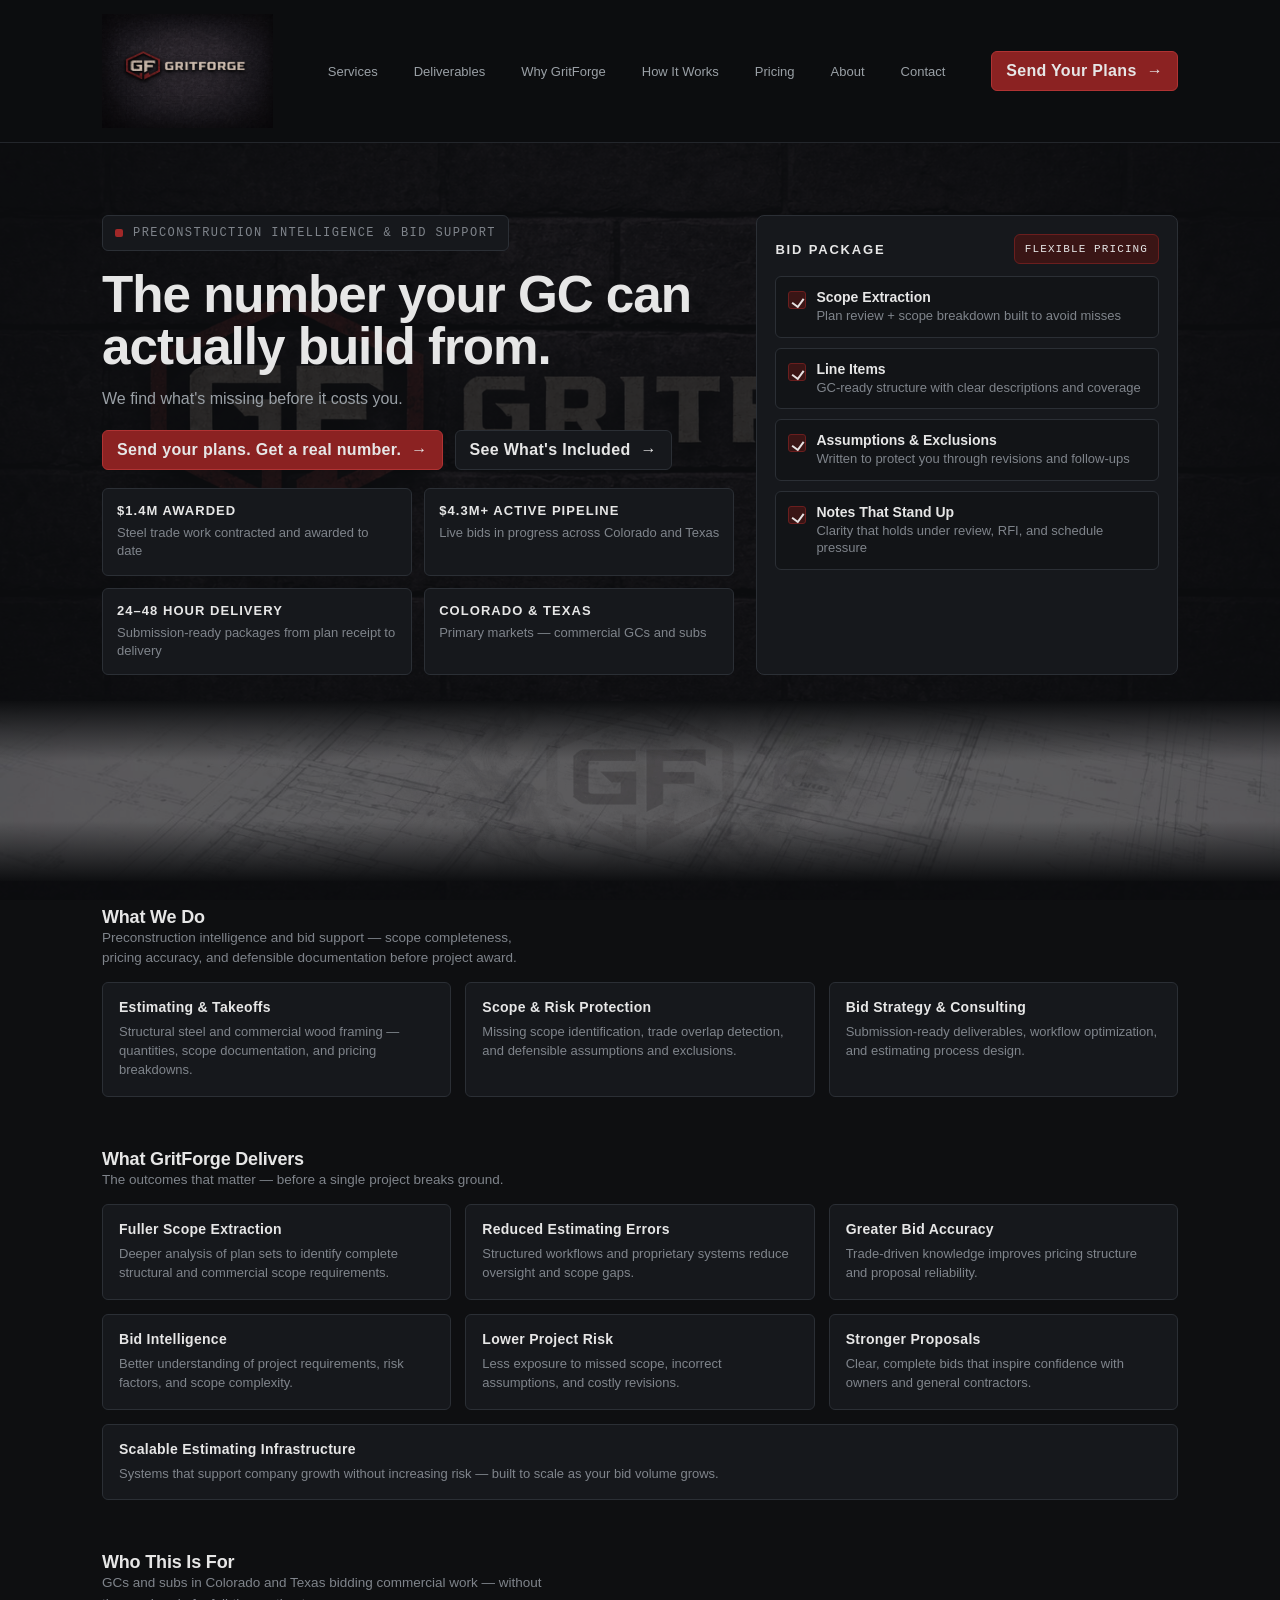
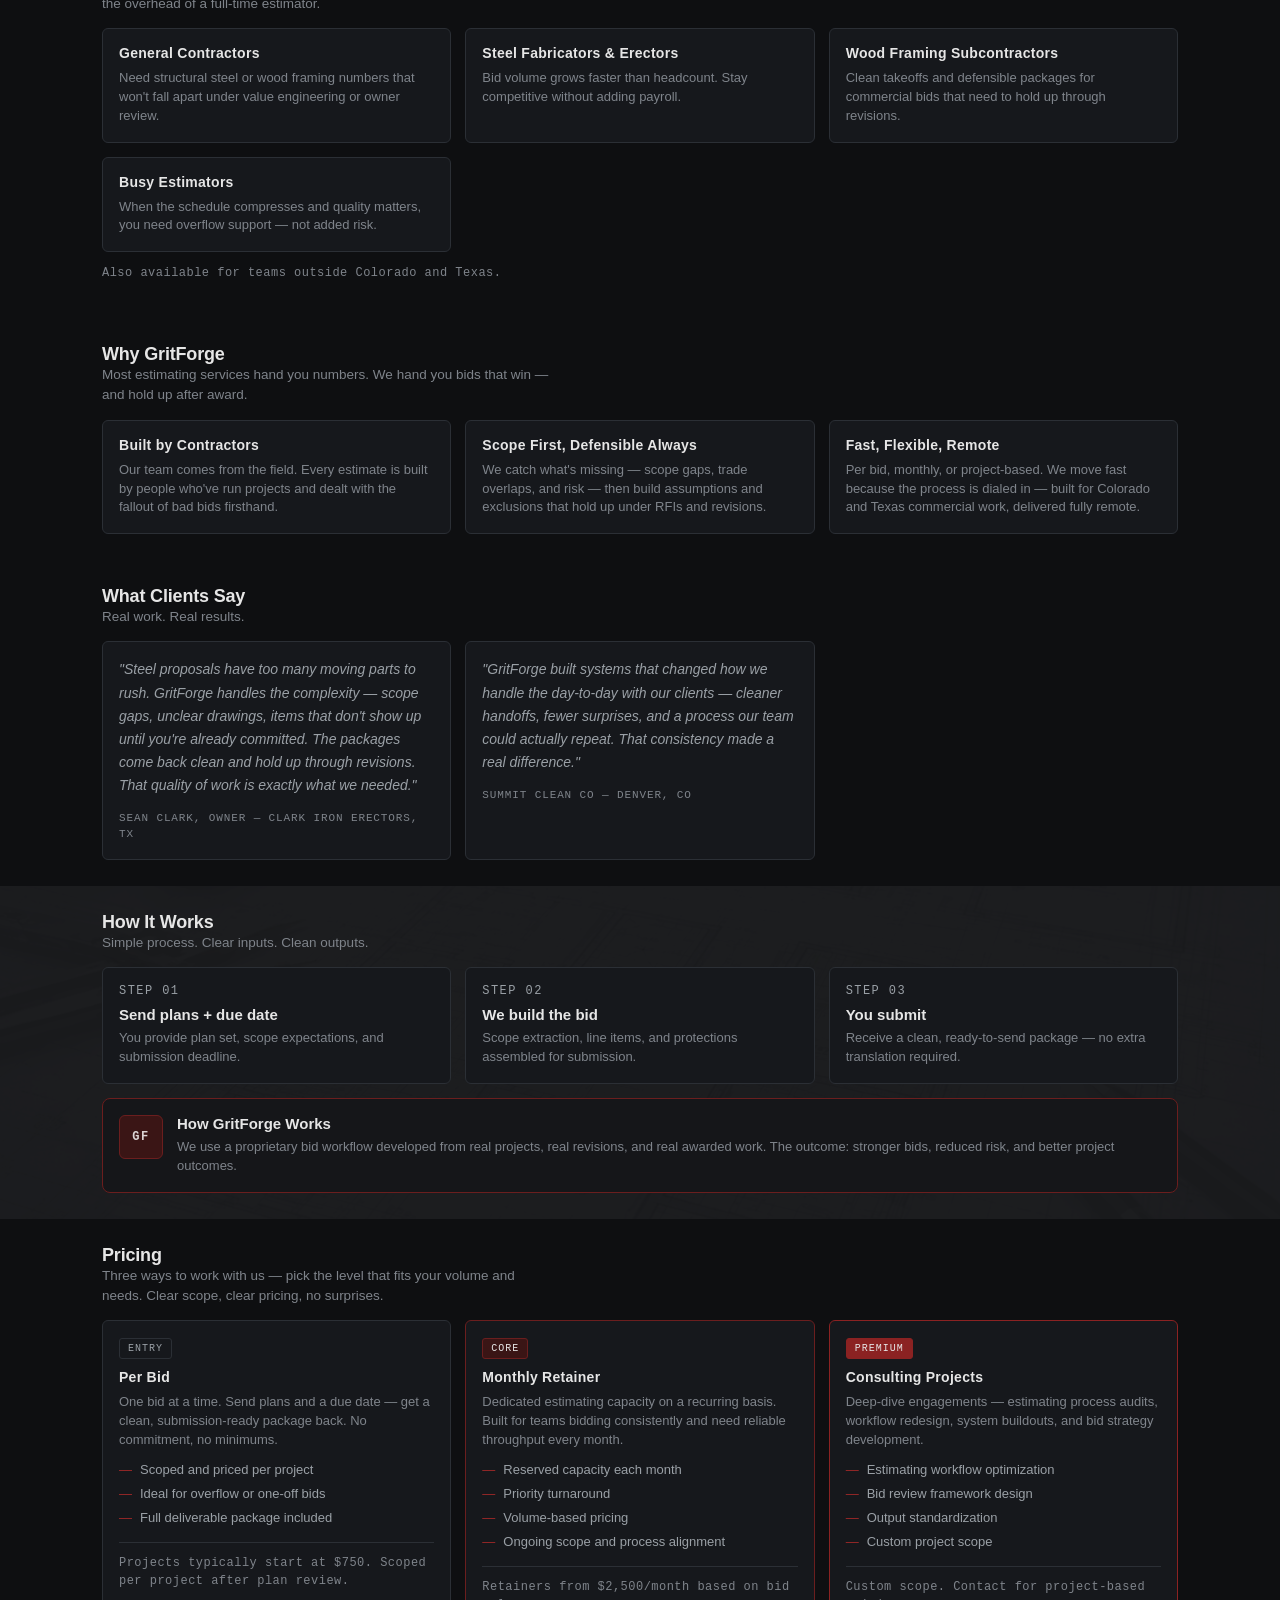
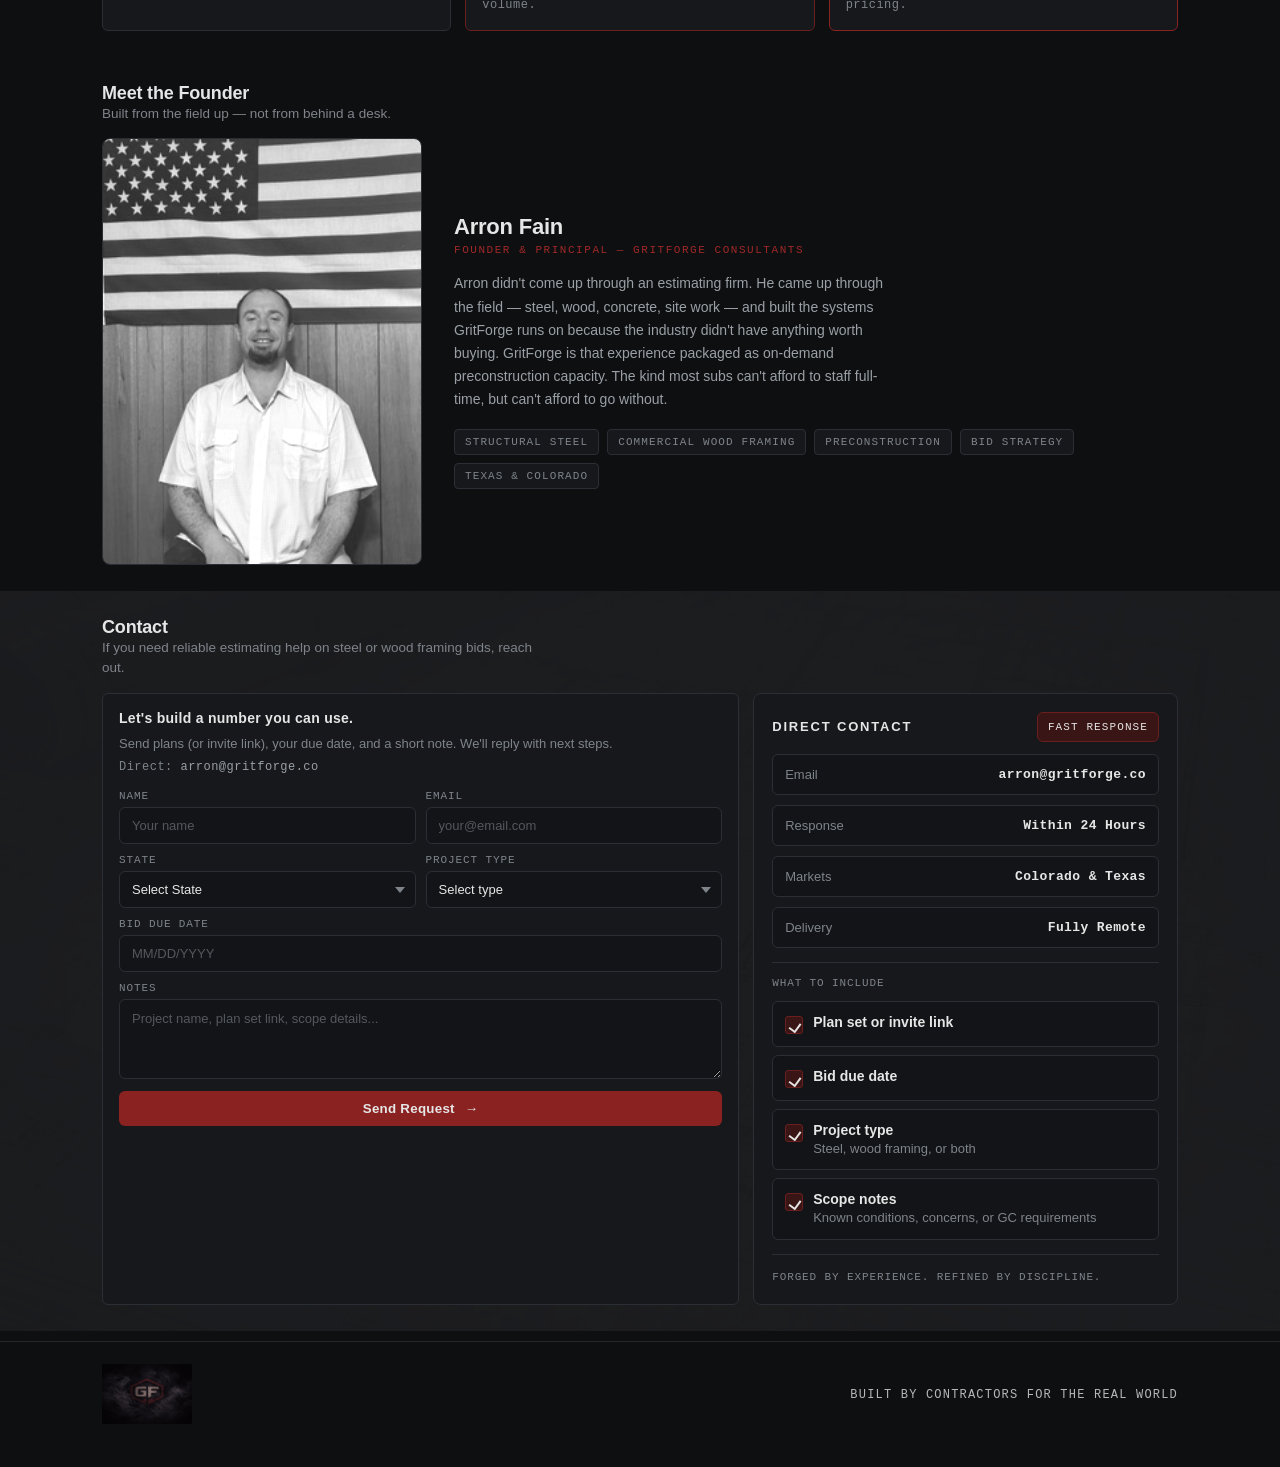
<file: index.html>
<!doctype html>
<html lang="en">
<head>
  <meta charset="utf-8" />
  <meta name="viewport" content="width=device-width,initial-scale=1" />
  <meta name="description" content="GritForge Consultants — preconstruction estimating for GCs and subs in Colorado and Texas. Scope gap detection, structural steel, wood framing. Numbers that hold." />
  <meta name="robots" content="index, follow" />
  <meta name="author" content="Arron, GritForge" />
  <meta name="theme-color" content="#0e0f11" />
  <link rel="canonical" href="https://gritforgeconsultants.com/" />
  <link rel="icon" href="data:image/svg+xml,<svg xmlns='http://www.w3.org/2000/svg' viewBox='0 0 100 100'><rect rx='16' width='100' height='100' fill='%238b2222'/><rect rx='10' x='20' y='20' width='60' height='60' fill='none' stroke='white' stroke-opacity='.15' stroke-width='3'/></svg>" type="image/svg+xml" />

  <!-- Open Graph -->
  <meta property="og:type" content="website" />
  <meta property="og:title" content="GritForge Consultants | Preconstruction Intelligence & Bid Support" />
  <meta property="og:description" content="Stronger bids, reduced risk, better project outcomes. Structural steel estimating, wood trade takeoffs, scope gap detection, and defensible bid documentation." />
  <meta property="og:url" content="https://gritforgeconsultants.com/" />
  <meta property="og:site_name" content="GritForge" />
  <meta property="og:locale" content="en_US" />
  <meta property="og:image" content="https://gritforgeconsultants.com/GF_Logo_v3.png" />

  <!-- Twitter Card -->
  <meta name="twitter:card" content="summary" />
  <meta name="twitter:title" content="GritForge Consultants | Preconstruction Intelligence & Bid Support" />
  <meta name="twitter:description" content="Stronger bids, reduced risk, better project outcomes. Structural steel estimating, wood trade takeoffs, scope gap detection, and defensible bid documentation." />

  <title>GritForge Consultants | Preconstruction Intelligence & Bid Support</title>

    <style>
    :root{
      --bg: #0e0f11;
      --panel: #16181c;
      --panel-2: #1b1e22;
      --text: #e6e6e6;
      --muted: #9aa0a6;
      --muted2: #7f848b;
      --line: #23262b;
      --line2: #2b2f35;

      --accent: #8b2222;
      --accent2: #a12828;

      --shadow: 0 6px 12px rgba(0,0,0,.35);
      --radius: 6px;
      --radius2: 8px;

      --max: 1120px;
      --pad: 22px;

      --mono: ui-monospace, SFMono-Regular, Menlo, Monaco, Consolas, "Liberation Mono", "Courier New", monospace;
      --sans: "Arial Narrow", "Segoe UI", "Helvetica Neue", Arial, sans-serif;
    }

    *{ box-sizing:border-box; }
    html{ scroll-behavior:smooth; }
    html,body{ height:100%; }
    body{
      margin:0;
      font-family: var(--sans);
      color: var(--text);
      background: var(--bg);
      overflow-x:hidden;
    }
    body::before{
      content:"";
      position:fixed;
      inset:0;
      z-index:-1;
      background: url('GF_BrickLogo_v1.png') center top / cover no-repeat;
      opacity: 0.15;
    }

    a{ color:inherit; text-decoration:none; }
    .wrap{ max-width: var(--max); margin: 0 auto; padding: 0 var(--pad); }

    /* top bar */
    .topbar{
      position:sticky;
      top:0;
      z-index:50;
      background: #0c0d0f;
      border-bottom:1px solid var(--line);
    }
    .topbar-inner{
      display:flex;
      align-items:center;
      justify-content:space-between;
      padding: 14px 0;
      gap: 14px;
    }

    .sr-only{
      position:absolute;
      width:1px;height:1px;
      padding:0;margin:-1px;
      overflow:hidden;
      clip:rect(0,0,0,0);
      white-space:nowrap;
      border:0;
    }
    .brand{
      display:flex;
      align-items:center;
      gap: 12px;
      min-width: 180px;
    }
    .brand-logo{
      height: 114px;
      width: auto;
      display:block;
    }
    .mark{
      width: 34px;
      height: 34px;
      border-radius: 6px;
      background: var(--accent);
      border: 1px solid #b03333;
      position:relative;
    }
    .mark:after{
      content:"";
      position:absolute;
      inset:7px;
      border-radius:4px;
      border: 1px solid rgba(255,255,255,.12);
    }
    .brand h1{
      margin:0;
      font-size: 14px;
      letter-spacing: .28em;
      text-transform: uppercase;
      font-weight: 800;
    }
    .brand .sub{
      display:block;
      font-size: 12px;
      letter-spacing:.08em;
      color: var(--muted2);
      margin-top: 2px;
      text-transform: uppercase;
    }

    nav{
      display:flex;
      align-items:center;
      gap: 14px;
      flex-wrap:wrap;
      justify-content:flex-end;
    }
    nav a{
      font-size: 13px;
      color: var(--muted);
      padding: 8px 10px;
      border-radius: 6px;
      border: 1px solid transparent;
    }
    nav a:hover{
      color: var(--text);
      border-color: var(--line2);
      background: var(--panel);
    }

    .btn{
      display:inline-flex;
      align-items:center;
      gap:10px;
      padding: 10px 14px;
      border-radius: 6px;
      border: 1px solid var(--line2);
      background: var(--panel);
      color: var(--text);
      font-weight: 650;
      letter-spacing:.02em;
      white-space:nowrap;
    }
    .btn:hover{
      border-color: #343a41;
    }
    .btn.primary{
      border-color: #b03333;
      background: var(--accent);
    }
    .btn.primary:hover{
      border-color: #c43c3c;
    }

    /* blueprint banner */
    .blueprint-banner{
      width:100%;
      height: 180px;
      position:relative;
      overflow:hidden;
      margin: 0;
    }
    .blueprint-banner img{
      width:100%;
      height:100%;
      object-fit:cover;
      object-position: center 50%;
      display:block;
      filter: brightness(0.38) contrast(1.1);
    }
    .blueprint-banner::before,
    .blueprint-banner::after{
      content:"";
      position:absolute;
      left:0; right:0;
      height: 60px;
      z-index:1;
      pointer-events:none;
    }
    .blueprint-banner::before{
      top:0;
      background: linear-gradient(to bottom, var(--bg), transparent);
    }
    .blueprint-banner::after{
      bottom:0;
      background: linear-gradient(to top, var(--bg), transparent);
    }

    /* section with background image */
    .section-bg{
      position:relative;
    }
    .section-bg::before{
      content:"";
      position:absolute;
      inset:0;
      background-size:cover;
      background-position:center;
      background-repeat:no-repeat;
      opacity: 0.06;
      pointer-events:none;
    }
    .section-bg > *{ position:relative; z-index:1; }
    #how.section-bg::before{
      background-image: url('website_image_2.png');
    }
    #contact.section-bg::before{
      background-image: url('website_image_3.png');
    }

    /* hero */
    .hero{
      padding: 72px 0 26px;
      position:relative;
    }
    .hero-grid{
      display:grid;
      grid-template-columns: 1.2fr .8fr;
      gap: 22px;
      align-items:stretch;
    }

    .kicker{
      display:inline-flex;
      gap:10px;
      align-items:center;
      font-family: var(--mono);
      font-size: 12px;
      letter-spacing:.12em;
      color: var(--muted2);
      text-transform: uppercase;
      padding: 10px 12px;
      border-radius: 6px;
      border: 1px solid var(--line2);
      background: var(--panel);
      width: fit-content;
    }
    .dot{
      width: 8px; height: 8px;
      border-radius: 2px;
      background: var(--accent2);
    }

    .hero h2{
      margin: 18px 0 10px;
      font-size: clamp(34px, 4vw, 52px);
      line-height: 1.02;
      letter-spacing: -0.02em;
      font-weight: 800;
    }
    .hero h2 span{
      color: var(--text);
    }

    .lead{
      margin: 14px 0 18px;
      color: var(--muted);
      font-size: 16px;
      line-height: 1.55;
      max-width: 62ch;
    }

    .hero-actions{
      display:flex;
      gap: 12px;
      flex-wrap:wrap;
      margin-top: 18px;
    }

    .stats{
      display:grid;
      grid-template-columns: 1fr 1fr;
      gap: 12px;
      margin-top: 18px;
    }
    .stat{
      padding: 14px 14px;
      border-radius: var(--radius);
      border: 1px solid var(--line2);
      background: var(--panel);
    }
    .stat b{
      display:block;
      font-size: 13px;
      letter-spacing:.08em;
      text-transform: uppercase;
      color: var(--text);
    }
    .stat span{
      display:block;
      margin-top: 6px;
      color: var(--muted2);
      font-size: 13px;
      line-height: 1.4;
    }

    .panel{
      border-radius: var(--radius2);
      border: 1px solid var(--line2);
      background: var(--panel);
      position:relative;
      overflow:hidden;
    }
    .panel-inner{
      position:relative;
      padding: 18px;
    }

    .card-title{
      display:flex;
      align-items:center;
      justify-content:space-between;
      gap: 10px;
      margin-bottom: 12px;
    }
    .card-title h3{
      margin:0;
      font-size: 13px;
      letter-spacing:.14em;
      text-transform: uppercase;
      color: var(--text);
    }
    .badge{
      font-family: var(--mono);
      font-size: 11px;
      letter-spacing:.10em;
      text-transform: uppercase;
      padding: 8px 10px;
      border-radius: 6px;
      border: 1px solid #6b1e1e;
      background: #3a1515;
      color: var(--text);
      white-space:nowrap;
    }

    .deliverables{
      list-style:none;
      margin: 12px 0 0;
      padding:0;
      display:grid;
      gap: 10px;
    }
    .deliverables li{
      display:flex;
      gap: 10px;
      align-items:flex-start;
      padding: 12px 12px;
      border-radius: var(--radius);
      border: 1px solid var(--line2);
      background: #121417;
    }
    .check{
      width: 18px; height: 18px;
      border-radius: 3px;
      margin-top: 2px;
      background: #3a1515;
      border: 1px solid #6b1e1e;
      flex: 0 0 18px;
      position:relative;
    }
    .check:after{
      content:"";
      position:absolute;
      left: 5px;
      top: 4px;
      width: 6px;
      height: 9px;
      border-right: 2px solid rgba(255,255,255,.88);
      border-bottom: 2px solid rgba(255,255,255,.88);
      transform: rotate(36deg);
    }
    .deliverables b{
      display:block;
      font-size: 14px;
      margin-bottom: 2px;
    }
    .deliverables span{
      display:block;
      color: var(--muted2);
      font-size: 13px;
      line-height:1.35;
    }

    /* sections */
    section{
      padding: 26px 0;
    }
    .section-head{
      display:flex;
      align-items:flex-end;
      justify-content:space-between;
      gap: 18px;
      margin-bottom: 14px;
    }
    .section-head h3{
      margin:0;
      font-size: 18px;
      letter-spacing: -.01em;
    }
    .section-head p{
      margin:0;
      color: var(--muted2);
      max-width: 60ch;
      line-height: 1.5;
      font-size: 13.5px;
    }

    .grid-3{
      display:grid;
      grid-template-columns: repeat(3, 1fr);
      gap: 14px;
    }
    .box{
      border-radius: var(--radius);
      border: 1px solid var(--line2);
      background: var(--panel);
      padding: 16px;
    }
    .box h4{
      margin:0 0 8px;
      font-size: 14px;
      letter-spacing:.02em;
    }
    .box p{
      margin:0;
      color: var(--muted2);
      font-size: 13px;
      line-height: 1.45;
    }
    .tier-label{
      display:inline-block;
      font-family: var(--mono);
      font-size: 10px;
      letter-spacing:.10em;
      text-transform: uppercase;
      padding: 4px 8px;
      border-radius: 3px;
      margin-bottom: 10px;
    }
    .tier-entry{
      border: 1px solid var(--line2);
      color: var(--muted);
    }
    .tier-core{
      border: 1px solid #6b1e1e;
      background: #3a1515;
      color: var(--text);
    }
    .tier-premium{
      border: 1px solid var(--accent);
      background: var(--accent);
      color: var(--text);
    }
    .box ul{
      list-style:none;
      margin: 8px 0 0;
      padding:0;
    }
    .box ul li{
      padding: 3px 0;
      color: var(--muted);
      font-size: 13px;
      line-height: 1.4;
    }
    .box ul li::before{
      content:"—";
      color: var(--accent2);
      margin-right: 8px;
    }

    .how{
      display:grid;
      grid-template-columns: 1fr 1fr 1fr;
      gap: 14px;
    }
    .step{
      border-radius: var(--radius);
      border: 1px solid var(--line2);
      background: var(--panel);
      padding: 16px;
      position:relative;
      overflow:hidden;
    }
    .step > div{ position:relative; }
    .num{
      font-family: var(--mono);
      font-size: 12px;
      letter-spacing:.12em;
      color: var(--muted);
      text-transform: uppercase;
    }
    .step h4{
      margin: 8px 0 6px;
      font-size: 15px;
    }
    .step p{
      margin: 0;
      color: var(--muted2);
      font-size: 13px;
      line-height: 1.45;
    }

    .callout{
      display:flex;
      gap: 14px;
      align-items:flex-start;
      padding: 16px;
      border-radius: var(--radius2);
      border: 1px solid #6b1e1e;
      background: #151619;
    }
    .callout .seal{
      width: 44px;
      height: 44px;
      border-radius: 6px;
      background: #3a1515;
      border: 1px solid #6b1e1e;
      flex: 0 0 44px;
      position:relative;
    }
    .callout .seal:after{
      content:"GF";
      position:absolute;
      inset:0;
      display:grid;
      place-items:center;
      font-family: var(--mono);
      font-weight: 800;
      letter-spacing:.12em;
      color: rgba(255,255,255,.82);
      font-size: 12px;
    }
    .callout h4{
      margin: 0 0 6px;
      font-size: 15px;
    }
    .callout p{
      margin:0;
      color: var(--muted2);
      line-height: 1.45;
      font-size: 13px;
    }

    /* contact */
    .contact{
      display:grid;
      grid-template-columns: 1.2fr .8fr;
      gap: 14px;
      align-items:stretch;
    }
    .contact .box{
      height: 100%;
    }

    .contact-details{
      display:grid;
      gap: 10px;
      margin-top: 10px;
    }
    .row{
      display:flex;
      justify-content:space-between;
      gap: 12px;
      padding: 12px 12px;
      border-radius: var(--radius);
      border: 1px solid var(--line2);
      background: #121417;
      font-size: 13px;
    }
    .row span{ color: var(--muted2); }
    .row b{ font-family: var(--mono); font-weight: 700; letter-spacing: .03em; }

    /* contact form */
    .contact-form{
      margin-top: 14px;
    }
    .form-grid{
      display:grid;
      grid-template-columns: 1fr 1fr;
      gap: 10px;
    }
    .field{
      display:flex;
      flex-direction:column;
      gap: 5px;
    }
    .field.full{
      grid-column: 1 / -1;
    }
    .field label{
      font-size: 11px;
      color: var(--muted2);
      letter-spacing: .08em;
      text-transform: uppercase;
      font-family: var(--mono);
    }
    .field input,
    .field select,
    .field textarea{
      padding: 10px 12px;
      border-radius: var(--radius);
      border: 1px solid var(--line2);
      background: #121417;
      color: var(--text);
      font-family: var(--sans);
      font-size: 13px;
      width: 100%;
    }
    .field select{
      appearance: none;
      -webkit-appearance: none;
      background-image: url("data:image/svg+xml,%3Csvg xmlns='http://www.w3.org/2000/svg' width='10' height='6'%3E%3Cpath d='M0 0l5 6 5-6z' fill='%237f848b'/%3E%3C/svg%3E");
      background-repeat: no-repeat;
      background-position: right 10px center;
      background-color: #121417;
      padding-right: 28px;
      cursor: pointer;
    }
    .field input:focus,
    .field select:focus,
    .field textarea:focus{
      outline: none;
      border-color: var(--accent);
    }
    .field textarea{
      resize: vertical;
      min-height: 80px;
      line-height: 1.45;
    }
    .field input::placeholder,
    .field textarea::placeholder{
      color: var(--muted2);
      opacity: .6;
    }

    .state-select{
      font-family: var(--mono);
      font-weight: 700;
      font-size: 13px;
      letter-spacing:.03em;
      padding: 6px 10px;
      border-radius: 4px;
      border: 1px solid var(--line2);
      background: #121417;
      color: var(--text);
      cursor:pointer;
      appearance: none;
      -webkit-appearance: none;
      background-image: url("data:image/svg+xml,%3Csvg xmlns='http://www.w3.org/2000/svg' width='10' height='6'%3E%3Cpath d='M0 0l5 6 5-6z' fill='%237f848b'/%3E%3C/svg%3E");
      background-repeat: no-repeat;
      background-position: right 10px center;
      padding-right: 28px;
    }
    .state-select:focus{
      outline: none;
      border-color: var(--accent);
    }

    footer{
      padding: 22px 0 40px;
      color: var(--muted2);
      font-size: 12px;
      border-top: 1px solid var(--line);
      margin-top: 10px;
    }
    .foot{
      display:flex;
      align-items:center;
      justify-content:space-between;
      gap: 10px;
      flex-wrap:wrap;
    }
    .foot .motto{
      font-family: var(--mono);
      letter-spacing:.10em;
      text-transform: uppercase;
      color: rgba(255,255,255,.70);
    }

    /* founder section */
    #founder {
      padding: 26px 0;
    }
    .founder-grid {
      display: grid;
      grid-template-columns: 320px 1fr;
      gap: 32px;
      align-items: center;
    }
    .founder-photo-wrap {
      position: relative;
      overflow: hidden;
      border-radius: var(--radius2);
      border: 1px solid var(--line2);
      aspect-ratio: 3/4;
      cursor: default;
    }
    .founder-photo-wrap img {
      width: 100%;
      height: 100%;
      object-fit: cover;
      object-position: center top;
      display: block;
      filter: grayscale(100%) brightness(1.15);
      transition: filter 0.35s ease;
    }
    .founder-photo-wrap:hover img {
      filter: grayscale(100%) brightness(1.1);
    }
    .founder-overlay {
      position: absolute;
      inset: 0;
      opacity: 0;
      transition: opacity 0.35s ease;
      pointer-events: none;
    }
    .founder-photo-wrap:hover .founder-overlay {
      opacity: 1;
    }
    .founder-name {
      font-size: 22px;
      font-weight: 800;
      letter-spacing: -0.01em;
      margin: 0 0 4px;
    }
    .founder-title {
      font-family: var(--mono);
      font-size: 11px;
      letter-spacing: 0.14em;
      text-transform: uppercase;
      color: var(--accent2);
      margin-bottom: 16px;
    }
    .founder-bio {
      color: var(--muted);
      font-size: 14px;
      line-height: 1.65;
      max-width: 56ch;
    }
    .founder-bio + .founder-bio {
      margin-top: 10px;
    }
    .founder-tags {
      display: flex;
      flex-wrap: wrap;
      gap: 8px;
      margin-top: 18px;
    }
    .founder-tag {
      font-family: var(--mono);
      font-size: 11px;
      letter-spacing: 0.10em;
      text-transform: uppercase;
      padding: 6px 10px;
      border-radius: 4px;
      border: 1px solid var(--line2);
      background: var(--panel);
      color: var(--muted2);
    }

    /* responsive - tablet */
    @media (max-width: 980px){
      .hero-grid{ grid-template-columns: 1fr; }
      .grid-3{ grid-template-columns: 1fr; }
      .how{ grid-template-columns: 1fr; }
      .contact{ grid-template-columns: 1fr; }
      .founder-grid{ grid-template-columns: 1fr; }
      nav{ display:none; }
    }

    /* responsive - mobile */
    @media (max-width: 600px){
      :root{
        --pad: 16px;
        --radius: 6px;
        --radius2: 8px;
      }

      .topbar-inner{
        padding: 12px 0;
      }
      .brand-logo{
        height: 80px;
      }
      .btn.primary{
        font-size: 13px;
        padding: 10px 12px;
      }

      .blueprint-banner{
        height: 100px;
      }
      .hero{
        padding: 40px 0 20px;
      }
      .hero h2{
        font-size: 28px;
        line-height: 1.1;
      }
      .kicker{
        font-size: 10px;
        padding: 8px 10px;
      }
      .lead{
        font-size: 14px;
      }

      .hero-actions{
        flex-direction: column;
      }
      .hero-actions .btn{
        width: 100%;
        justify-content: center;
        padding: 14px 16px;
        font-size: 14px;
      }

      .stats{
        grid-template-columns: 1fr;
      }
      .stat{
        padding: 12px;
      }
      .stat b{
        font-size: 12px;
      }
      .stat span{
        font-size: 12px;
      }

      .panel-inner{
        padding: 14px;
      }
      .card-title h3{
        font-size: 12px;
      }
      .badge{
        font-size: 10px;
        padding: 6px 8px;
      }
      .deliverables li{
        padding: 10px;
      }
      .deliverables b{
        font-size: 13px;
      }
      .deliverables span{
        font-size: 12px;
      }

      section{
        padding: 20px 0;
      }
      .section-head{
        flex-direction: column;
        align-items: flex-start;
        gap: 8px;
        margin-bottom: 12px;
      }
      .section-head h3{
        font-size: 16px;
      }
      .section-head p{
        font-size: 13px;
      }

      .box{
        padding: 14px;
      }
      .box h4{
        font-size: 13px;
      }
      .box p{
        font-size: 12px;
      }

      .step{
        padding: 14px;
      }
      .num{
        font-size: 11px;
      }
      .step h4{
        font-size: 14px;
      }
      .step p{
        font-size: 12px;
      }

      .callout{
        flex-direction: column;
        padding: 14px;
        gap: 12px;
      }
      .callout .seal{
        width: 36px;
        height: 36px;
        border-radius: 5px;
      }
      .callout .seal:after{
        font-size: 10px;
      }
      .callout h4{
        font-size: 14px;
      }
      .callout p{
        font-size: 12px;
      }

      .row{
        flex-direction: column;
        gap: 4px;
        padding: 10px;
        font-size: 12px;
      }

      .form-grid{
        grid-template-columns: 1fr;
      }

      footer{
        padding: 18px 0 30px;
      }
      .foot{
        flex-direction: column;
        gap: 14px;
        text-align: center;
      }
      .foot > div:first-child > div{
        justify-content: center;
      }
      .motto{
        font-size: 11px;
      }
    }
  </style>

  <!-- Structured Data -->
  <script type="application/ld+json">
  {
    "@context": "https://schema.org",
    "@type": "ProfessionalService",
    "name": "GritForge Consultants",
    "description": "Preconstruction intelligence and bid support. Structural steel estimating, wood trade takeoffs, scope gap detection, and defensible bid documentation.",
    "url": "https://gritforgeconsultants.com",
    "logo": "https://gritforgeconsultants.com/GF_Logo_v3.png",
    "email": "arron@gritforge.co",
    "areaServed": {
      "@type": "Country",
      "name": "United States"
    },
    "serviceType": ["Structural Steel Estimating", "Commercial Wood Trade Takeoffs", "Scope Gap & Risk Detection", "Bid Strategy & Documentation", "Estimating Process Consulting"],
    "priceRange": "Per-bid, monthly retainer, and consulting project pricing",
    "knowsAbout": ["Structural steel estimating", "Wood framing takeoffs", "Preconstruction intelligence", "Bid preparation", "Scope gap detection", "Risk exposure analysis", "Constructability review", "Commercial construction", "Residential construction"]
  }
  </script>
</head>

<body>
  <header class="topbar" role="banner">
    <div class="wrap">
      <div class="topbar-inner">
        <a class="brand" href="/" aria-label="GritForge Home">
          <img src="GF_Logo_v3.png" alt="GritForge — Steel & Wood Estimating & Bid Support" class="brand-logo" width="180" height="40" />
          <h1 class="sr-only">GritForge Consultants — Preconstruction Intelligence & Bid Support</h1>
        </a>

        <nav aria-label="Primary">
          <a href="#services">Services</a>
          <a href="#deliverables">Deliverables</a>
          <a href="#why">Why GritForge</a>
          <a href="#how">How It Works</a>
          <a href="#pricing">Pricing</a>
          <a href="#founder">About</a>
          <a href="#contact">Contact</a>
        </nav>

        <a class="btn primary" href="#contact">
          Send Your Plans
          <span aria-hidden="true">→</span>
        </a>
      </div>
    </div>
  </header>

  <main>
    <section class="hero">
      <div class="wrap">
        <div class="hero-grid">
          <div>
            <div class="kicker"><span class="dot" aria-hidden="true"></span> Preconstruction Intelligence & Bid Support</div>

            <h2>The number your GC can actually build from.</h2>

            <p class="lead">
              We find what's missing before it costs you.
            </p>

            <div class="hero-actions">
              <a class="btn primary" href="#contact">Send your plans. Get a real number. <span aria-hidden="true">→</span></a>
              <a class="btn" href="#services">See What's Included <span aria-hidden="true">→</span></a>
            </div>

            <div class="stats">
              <div class="stat">
                <b>$1.4M Awarded</b>
                <span>Steel trade work contracted and awarded to date</span>
              </div>
              <div class="stat">
                <b>$4.3M+ Active Pipeline</b>
                <span>Live bids in progress across Colorado and Texas</span>
              </div>
              <div class="stat">
                <b>24–48 Hour Delivery</b>
                <span>Submission-ready packages from plan receipt to delivery</span>
              </div>
              <div class="stat">
                <b>Colorado & Texas</b>
                <span>Primary markets — commercial GCs and subs</span>
              </div>
            </div>
          </div>

          <aside class="panel" aria-label="Bid Package Snapshot">
            <div class="panel-inner">
              <div class="card-title">
                <h3>Bid Package</h3>
                <span class="badge">Flexible Pricing</span>
              </div>

              <ul class="deliverables" id="deliverables">
                <li>
                  <div class="check" aria-hidden="true"></div>
                  <div>
                    <b>Scope Extraction</b>
                    <span>Plan review + scope breakdown built to avoid misses</span>
                  </div>
                </li>
                <li>
                  <div class="check" aria-hidden="true"></div>
                  <div>
                    <b>Line Items</b>
                    <span>GC-ready structure with clear descriptions and coverage</span>
                  </div>
                </li>
                <li>
                  <div class="check" aria-hidden="true"></div>
                  <div>
                    <b>Assumptions & Exclusions</b>
                    <span>Written to protect you through revisions and follow-ups</span>
                  </div>
                </li>
                <li>
                  <div class="check" aria-hidden="true"></div>
                  <div>
                    <b>Notes That Stand Up</b>
                    <span>Clarity that holds under review, RFI, and schedule pressure</span>
                  </div>
                </li>
              </ul>
            </div>
          </aside>
        </div>
      </div>
    </section>

    <div class="blueprint-banner" aria-hidden="true">
      <img src="plans_watermarked_v2.png" alt="" />
    </div>

    <section id="services">
      <div class="wrap">
        <div class="section-head">
          <div>
            <h3>What We Do</h3>
            <p>Preconstruction intelligence and bid support — scope completeness, pricing accuracy, and defensible documentation before project award.</p>
          </div>
        </div>

        <div class="grid-3">
          <div class="box">
            <h4>Estimating & Takeoffs</h4>
            <p>Structural steel and commercial wood framing — quantities, scope documentation, and pricing breakdowns.</p>
          </div>
          <div class="box">
            <h4>Scope & Risk Protection</h4>
            <p>Missing scope identification, trade overlap detection, and defensible assumptions and exclusions.</p>
          </div>
          <div class="box">
            <h4>Bid Strategy & Consulting</h4>
            <p>Submission-ready deliverables, workflow optimization, and estimating process design.</p>
          </div>
        </div>
      </div>
    </section>

    <section id="delivers">
      <div class="wrap">
        <div class="section-head">
          <div>
            <h3>What GritForge Delivers</h3>
            <p>The outcomes that matter — before a single project breaks ground.</p>
          </div>
        </div>

        <div class="grid-3">
          <div class="box">
            <h4>Fuller Scope Extraction</h4>
            <p>Deeper analysis of plan sets to identify complete structural and commercial scope requirements.</p>
          </div>
          <div class="box">
            <h4>Reduced Estimating Errors</h4>
            <p>Structured workflows and proprietary systems reduce oversight and scope gaps.</p>
          </div>
          <div class="box">
            <h4>Greater Bid Accuracy</h4>
            <p>Trade-driven knowledge improves pricing structure and proposal reliability.</p>
          </div>
          <div class="box">
            <h4>Bid Intelligence</h4>
            <p>Better understanding of project requirements, risk factors, and scope complexity.</p>
          </div>
          <div class="box">
            <h4>Lower Project Risk</h4>
            <p>Less exposure to missed scope, incorrect assumptions, and costly revisions.</p>
          </div>
          <div class="box">
            <h4>Stronger Proposals</h4>
            <p>Clear, complete bids that inspire confidence with owners and general contractors.</p>
          </div>
          <div class="box" style="grid-column: 1 / -1;">
            <h4>Scalable Estimating Infrastructure</h4>
            <p>Systems that support company growth without increasing risk — built to scale as your bid volume grows.</p>
          </div>
        </div>
      </div>
    </section>

    <section id="who">
      <div class="wrap">
        <div class="section-head">
          <div>
            <h3>Who This Is For</h3>
            <p>GCs and subs in Colorado and Texas bidding commercial work — without the overhead of a full-time estimator.</p>
          </div>
        </div>

        <div class="grid-3">
          <div class="box">
            <h4>General Contractors</h4>
            <p>Need structural steel or wood framing numbers that won't fall apart under value engineering or owner review.</p>
          </div>
          <div class="box">
            <h4>Steel Fabricators & Erectors</h4>
            <p>Bid volume grows faster than headcount. Stay competitive without adding payroll.</p>
          </div>
          <div class="box">
            <h4>Wood Framing Subcontractors</h4>
            <p>Clean takeoffs and defensible packages for commercial bids that need to hold up through revisions.</p>
          </div>
          <div class="box">
            <h4>Busy Estimators</h4>
            <p>When the schedule compresses and quality matters, you need overflow support — not added risk.</p>
          </div>
        </div>

        <p style="margin-top:14px;color:var(--muted2);font-size:12px;font-family:var(--mono);letter-spacing:.04em;">Also available for teams outside Colorado and Texas.</p>
      </div>
    </section>

    <section id="why">
      <div class="wrap">
        <div class="section-head">
          <div>
            <h3>Why GritForge</h3>
            <p>Most estimating services hand you numbers. We hand you bids that win — and hold up after award.</p>
          </div>
        </div>

        <div class="grid-3">
          <div class="box">
            <h4>Built by Contractors</h4>
            <p>Our team comes from the field. Every estimate is built by people who've run projects and dealt with the fallout of bad bids firsthand.</p>
          </div>
          <div class="box">
            <h4>Scope First, Defensible Always</h4>
            <p>We catch what's missing — scope gaps, trade overlaps, and risk — then build assumptions and exclusions that hold up under RFIs and revisions.</p>
          </div>
          <div class="box">
            <h4>Fast, Flexible, Remote</h4>
            <p>Per bid, monthly, or project-based. We move fast because the process is dialed in — built for Colorado and Texas commercial work, delivered fully remote.</p>
          </div>
        </div>
      </div>
    </section>

    <section id="testimonials">
      <div class="wrap">
        <div class="section-head">
          <div>
            <h3>What Clients Say</h3>
            <p>Real work. Real results.</p>
          </div>
        </div>

        <div class="grid-3">
          <div class="box">
            <p style="color:var(--muted);font-size:14px;line-height:1.65;font-style:italic;">"Steel proposals have too many moving parts to rush. GritForge handles the complexity — scope gaps, unclear drawings, items that don't show up until you're already committed. The packages come back clean and hold up through revisions. That quality of work is exactly what we needed."</p>
            <p style="margin-top:14px;font-family:var(--mono);font-size:11px;letter-spacing:.08em;text-transform:uppercase;color:var(--muted2);">Sean Clark, Owner — Clark Iron Erectors, TX</p>
          </div>
          <div class="box">
            <p style="color:var(--muted);font-size:14px;line-height:1.65;font-style:italic;">"GritForge built systems that changed how we handle the day-to-day with our clients — cleaner handoffs, fewer surprises, and a process our team could actually repeat. That consistency made a real difference."</p>
            <p style="margin-top:14px;font-family:var(--mono);font-size:11px;letter-spacing:.08em;text-transform:uppercase;color:var(--muted2);">Summit Clean Co — Denver, CO</p>
          </div>
        </div>
      </div>
    </section>

    <section id="how" class="section-bg">
      <div class="wrap">
        <div class="section-head">
          <div>
            <h3>How It Works</h3>
            <p>Simple process. Clear inputs. Clean outputs.</p>
          </div>
        </div>

        <div class="how">
          <div class="step">
            <div>
              <div class="num">Step 01</div>
              <h4>Send plans + due date</h4>
              <p>You provide plan set, scope expectations, and submission deadline.</p>
            </div>
          </div>
          <div class="step">
            <div>
              <div class="num">Step 02</div>
              <h4>We build the bid</h4>
              <p>Scope extraction, line items, and protections assembled for submission.</p>
            </div>
          </div>
          <div class="step">
            <div>
              <div class="num">Step 03</div>
              <h4>You submit</h4>
              <p>Receive a clean, ready-to-send package — no extra translation required.</p>
            </div>
          </div>
        </div>

        <div style="height:14px"></div>

        <div class="callout" aria-label="Workflow Note">
          <div class="seal" aria-hidden="true"></div>
          <div>
            <h4>How GritForge Works</h4>
            <p>
              We use a proprietary bid workflow developed from real projects, real revisions, and real awarded work.
              The outcome: stronger bids, reduced risk, and better project outcomes.
            </p>
          </div>
        </div>
      </div>
    </section>

    <section id="pricing">
      <div class="wrap">
        <div class="section-head">
          <div>
            <h3>Pricing</h3>
            <p>Three ways to work with us — pick the level that fits your volume and needs. Clear scope, clear pricing, no surprises.</p>
          </div>
        </div>

        <div class="grid-3">
          <div class="box">
            <span class="tier-label tier-entry">Entry</span>
            <h4>Per Bid</h4>
            <p>One bid at a time. Send plans and a due date — get a clean, submission-ready package back. No commitment, no minimums.</p>
            <ul>
              <li>Scoped and priced per project</li>
              <li>Ideal for overflow or one-off bids</li>
              <li>Full deliverable package included</li>
            </ul>
            <p style="margin-top:12px;padding-top:12px;border-top:1px solid var(--line2);color:var(--muted2);font-size:12px;font-family:var(--mono);letter-spacing:.04em;">Projects typically start at $750. Scoped per project after plan review.</p>
          </div>
          <div class="box" style="border-color:#6b1e1e;">
            <span class="tier-label tier-core">Core</span>
            <h4>Monthly Retainer</h4>
            <p>Dedicated estimating capacity on a recurring basis. Built for teams bidding consistently and need reliable throughput every month.</p>
            <ul>
              <li>Reserved capacity each month</li>
              <li>Priority turnaround</li>
              <li>Volume-based pricing</li>
              <li>Ongoing scope and process alignment</li>
            </ul>
            <p style="margin-top:12px;padding-top:12px;border-top:1px solid var(--line2);color:var(--muted2);font-size:12px;font-family:var(--mono);letter-spacing:.04em;">Retainers from $2,500/month based on bid volume.</p>
          </div>
          <div class="box" style="border-color:var(--accent);">
            <span class="tier-label tier-premium">Premium</span>
            <h4>Consulting Projects</h4>
            <p>Deep-dive engagements — estimating process audits, workflow redesign, system buildouts, and bid strategy development.</p>
            <ul>
              <li>Estimating workflow optimization</li>
              <li>Bid review framework design</li>
              <li>Output standardization</li>
              <li>Custom project scope</li>
            </ul>
            <p style="margin-top:12px;padding-top:12px;border-top:1px solid var(--line2);color:var(--muted2);font-size:12px;font-family:var(--mono);letter-spacing:.04em;">Custom scope. Contact for project-based pricing.</p>
          </div>
        </div>
      </div>
    </section>

    <section id="founder">
      <div class="wrap">
        <div class="section-head">
          <div>
            <h3>Meet the Founder</h3>
            <p>Built from the field up — not from behind a desk.</p>
          </div>
        </div>

        <div class="founder-grid">
          <div class="founder-photo-wrap">
            <img src="arron_fain.jpg" alt="Arron Fain — Founder, GritForge Consultants" />
            <!-- hover overlay: paint splash on flag stripes -->
            <svg class="founder-overlay" viewBox="0 0 320 427" xmlns="http://www.w3.org/2000/svg" preserveAspectRatio="xMidYMid slice">
              <defs>
                <filter id="brushstroke" x="-5%" y="-150%" width="110%" height="400%">
                  <feTurbulence type="fractalNoise" baseFrequency="0.022 0.09" numOctaves="5" seed="4" result="noise"/>
                  <feDisplacementMap in="SourceGraphic" in2="noise" scale="20" xChannelSelector="R" yChannelSelector="G"/>
                </filter>
                <filter id="splat" x="-60%" y="-60%" width="220%" height="220%">
                  <feTurbulence type="fractalNoise" baseFrequency="0.18" numOctaves="3" seed="11" result="noise"/>
                  <feDisplacementMap in="SourceGraphic" in2="noise" scale="10" xChannelSelector="R" yChannelSelector="G"/>
                </filter>
                <linearGradient id="stripe-fade" x1="0" y1="0" x2="0" y2="427" gradientUnits="userSpaceOnUse">
                  <stop offset="0%"   stop-color="white" stop-opacity="1"/>
                  <stop offset="32%"  stop-color="white" stop-opacity="1"/>
                  <stop offset="44%"  stop-color="white" stop-opacity="0"/>
                </linearGradient>
                <mask id="stripe-mask">
                  <rect width="320" height="427" fill="url(#stripe-fade)"/>
                </mask>
                <clipPath id="canton-clip">
                  <rect x="-8" y="-2" width="190" height="108"/>
                </clipPath>
                <symbol id="gf-star" overflow="visible">
                  <polygon points="0,-4 1.0,-1.38 3.80,-1.24 1.62,0.53 2.35,3.24 0,1.7 -2.35,3.24 -1.62,0.53 -3.80,-1.24 -1.0,-1.38"/>
                </symbol>
              </defs>

              <!-- very subtle wash -->
              <rect width="320" height="427" fill="#000" opacity="0.08"/>

              <!-- paint strokes aligned to flag's red stripes -->
              <g mask="url(#stripe-mask)" filter="url(#brushstroke)">
                <!-- stripe 1 -->
                <path d="M -8,3 Q 80,0 160,4 Q 245,8 328,2 L 328,19 Q 245,23 160,20 Q 80,17 -8,21 Z" fill="#a12828" opacity="0.86"/>
                <!-- stripe 3 -->
                <path d="M -8,43 Q 75,38 160,43 Q 242,48 328,41 L 328,59 Q 242,65 160,61 Q 75,57 -8,62 Z" fill="#a12828" opacity="0.78"/>
                <!-- stripe 5 -->
                <path d="M -8,83 Q 78,79 160,83 Q 240,87 328,81 L 328,100 Q 240,105 160,101 Q 78,97 -8,102 Z" fill="#a12828" opacity="0.84"/>
                <!-- stripe 7 -->
                <path d="M -8,123 Q 72,118 160,123 Q 244,128 328,121 L 328,140 Q 244,146 160,142 Q 72,138 -8,143 Z" fill="#a12828" opacity="0.76"/>
                <!-- stripe 9 -->
                <path d="M -8,163 Q 76,158 160,163 Q 241,168 328,161 L 328,180 Q 241,186 160,182 Q 76,178 -8,183 Z" fill="#a12828" opacity="0.82"/>
                <!-- stripe 11 -->
                <path d="M -8,203 Q 74,198 160,203 Q 243,208 328,201 L 328,220 Q 243,226 160,222 Q 74,218 -8,223 Z" fill="#a12828" opacity="0.74"/>
                <!-- stripe 13 -->
                <path d="M -8,243 Q 77,238 160,243 Q 241,248 328,241 L 328,260 Q 241,266 160,262 Q 77,258 -8,263 Z" fill="#a12828" opacity="0.80"/>
              </g>

              <!-- paint splatter dots at stroke ends -->
              <g mask="url(#stripe-mask)" filter="url(#splat)" fill="#a12828">
                <circle cx="310" cy="10" r="4.5" opacity="0.75"/>
                <circle cx="304" cy="4"  r="2"   opacity="0.65"/>
                <circle cx="316" cy="17" r="2.5" opacity="0.60"/>
                <circle cx="308" cy="50" r="3.5" opacity="0.70"/>
                <circle cx="315" cy="44" r="1.8" opacity="0.55"/>
                <circle cx="8"   cy="90" r="4"   opacity="0.70"/>
                <circle cx="3"   cy="83" r="2"   opacity="0.60"/>
                <circle cx="312" cy="90" r="3"   opacity="0.65"/>
                <circle cx="8"   cy="130" r="3.5" opacity="0.68"/>
                <circle cx="14"  cy="124" r="1.5" opacity="0.55"/>
                <circle cx="308" cy="131" r="2.5" opacity="0.62"/>
                <circle cx="5"   cy="170" r="4"   opacity="0.72"/>
                <circle cx="12"  cy="163" r="2"   opacity="0.58"/>
                <circle cx="310" cy="171" r="3"   opacity="0.66"/>
                <circle cx="7"   cy="210" r="3.5" opacity="0.68"/>
                <circle cx="313" cy="211" r="2.5" opacity="0.60"/>
                <circle cx="9"   cy="250" r="4"   opacity="0.74"/>
                <circle cx="3"   cy="243" r="1.8" opacity="0.55"/>
                <circle cx="311" cy="251" r="3"   opacity="0.64"/>
              </g>

              <!-- canton (blue field of stars) paint overlay -->
              <g clip-path="url(#canton-clip)" filter="url(#brushstroke)">
                <path d="M -8,-2 Q 50,2 95,0 Q 145,2 184,-1 L 184,24 Q 145,28 95,25 Q 50,22 -8,26 Z" fill="#04111e" opacity="0.88"/>
                <path d="M -8,23 Q 48,18 95,23 Q 146,27 184,20 L 184,46 Q 146,51 95,48 Q 48,44 -8,48 Z" fill="#04111e" opacity="0.86"/>
                <path d="M -8,45 Q 52,40 95,45 Q 144,50 184,43 L 184,69 Q 144,74 95,70 Q 52,66 -8,70 Z" fill="#04111e" opacity="0.88"/>
                <path d="M -8,68 Q 50,63 95,68 Q 145,72 184,66 L 184,92 Q 145,97 95,93 Q 50,89 -8,93 Z" fill="#04111e" opacity="0.86"/>
                <path d="M -8,91 Q 54,86 95,91 Q 143,95 184,89 L 184,110 Q 143,115 95,112 Q 54,108 -8,112 Z" fill="#04111e" opacity="0.88"/>
              </g>
              <!-- white stars over canton -->
              <g clip-path="url(#canton-clip)" filter="url(#splat)" fill="white">
                <use href="#gf-star" x="14"  y="12"  opacity="0.84"/>
                <use href="#gf-star" x="41"  y="12"  opacity="0.78"/>
                <use href="#gf-star" x="68"  y="12"  opacity="0.82"/>
                <use href="#gf-star" x="95"  y="12"  opacity="0.76"/>
                <use href="#gf-star" x="122" y="12"  opacity="0.80"/>
                <use href="#gf-star" x="149" y="12"  opacity="0.76"/>
                <use href="#gf-star" x="27"  y="31"  opacity="0.80"/>
                <use href="#gf-star" x="54"  y="31"  opacity="0.84"/>
                <use href="#gf-star" x="81"  y="31"  opacity="0.78"/>
                <use href="#gf-star" x="108" y="31"  opacity="0.82"/>
                <use href="#gf-star" x="135" y="31"  opacity="0.76"/>
                <use href="#gf-star" x="14"  y="50"  opacity="0.82"/>
                <use href="#gf-star" x="41"  y="50"  opacity="0.76"/>
                <use href="#gf-star" x="68"  y="50"  opacity="0.84"/>
                <use href="#gf-star" x="95"  y="50"  opacity="0.80"/>
                <use href="#gf-star" x="122" y="50"  opacity="0.76"/>
                <use href="#gf-star" x="149" y="50"  opacity="0.82"/>
                <use href="#gf-star" x="27"  y="69"  opacity="0.78"/>
                <use href="#gf-star" x="54"  y="69"  opacity="0.82"/>
                <use href="#gf-star" x="81"  y="69"  opacity="0.76"/>
                <use href="#gf-star" x="108" y="69"  opacity="0.80"/>
                <use href="#gf-star" x="135" y="69"  opacity="0.84"/>
                <use href="#gf-star" x="14"  y="88"  opacity="0.80"/>
                <use href="#gf-star" x="41"  y="88"  opacity="0.76"/>
                <use href="#gf-star" x="68"  y="88"  opacity="0.82"/>
                <use href="#gf-star" x="95"  y="88"  opacity="0.78"/>
                <use href="#gf-star" x="122" y="88"  opacity="0.84"/>
                <use href="#gf-star" x="149" y="88"  opacity="0.76"/>
              </g>
            </svg>
          </div>

          <div>
            <div class="founder-name">Arron Fain</div>
            <div class="founder-title">Founder &amp; Principal — GritForge Consultants</div>
            <p class="founder-bio">
              Arron didn't come up through an estimating firm. He came up through the field — steel, wood, concrete, site work — and built the systems GritForge runs on because the industry didn't have anything worth buying. GritForge is that experience packaged as on-demand preconstruction capacity. The kind most subs can't afford to staff full-time, but can't afford to go without.
            </p>
            <div class="founder-tags">
              <span class="founder-tag">Structural Steel</span>
              <span class="founder-tag">Commercial Wood Framing</span>
              <span class="founder-tag">Preconstruction</span>
              <span class="founder-tag">Bid Strategy</span>
              <span class="founder-tag">Texas &amp; Colorado</span>
            </div>
          </div>
        </div>
      </div>
    </section>

    <section id="contact" class="section-bg">
      <div class="wrap">
        <div class="section-head">
          <div>
            <h3>Contact</h3>
            <p>If you need reliable estimating help on steel or wood framing bids, reach out.</p>
          </div>
        </div>

        <div class="contact">
          <div class="box">
            <h4 style="margin-top:0;">Let's build a number you can use.</h4>
            <p style="margin:0 0 6px;color:var(--muted2);line-height:1.5;">
              Send plans (or invite link), your due date, and a short note. We'll reply with next steps.
            </p>
            <p style="margin:0;font-family:var(--mono);font-size:12px;letter-spacing:.04em;color:var(--muted2);">
              Direct: <a href="mailto:arron@gritforge.co" style="color:var(--muted);">arron@gritforge.co</a>
            </p>

            <form class="contact-form" action="https://formsubmit.co/arron@gritforge.co" method="POST">
              <input type="hidden" name="_subject" value="New Bid Support Request — GritForge">
              <input type="hidden" name="_next" value="https://gritforgeconsultants.com/">
              <input type="hidden" name="_captcha" value="false">

              <div class="form-grid">
                <div class="field">
                  <label for="cf-name">Name</label>
                  <input type="text" id="cf-name" name="name" placeholder="Your name" required>
                </div>
                <div class="field">
                  <label for="cf-email">Email</label>
                  <input type="email" id="cf-email" name="email" placeholder="your@email.com" required>
                </div>
                <div class="field">
                  <label for="cf-state">State</label>
                  <select id="cf-state" name="state">
                    <option value="">Select State</option>
                    <option>AL</option><option>AK</option><option>AZ</option><option>AR</option>
                    <option>CA</option><option>CO</option><option>CT</option><option>DE</option>
                    <option>FL</option><option>GA</option><option>HI</option><option>ID</option>
                    <option>IL</option><option>IN</option><option>IA</option><option>KS</option>
                    <option>KY</option><option>LA</option><option>ME</option><option>MD</option>
                    <option>MA</option><option>MI</option><option>MN</option><option>MS</option>
                    <option>MO</option><option>MT</option><option>NE</option><option>NV</option>
                    <option>NH</option><option>NJ</option><option>NM</option><option>NY</option>
                    <option>NC</option><option>ND</option><option>OH</option><option>OK</option>
                    <option>OR</option><option>PA</option><option>RI</option><option>SC</option>
                    <option>SD</option><option>TN</option><option>TX</option><option>UT</option>
                    <option>VT</option><option>VA</option><option>WA</option><option>WV</option>
                    <option>WI</option><option>WY</option>
                  </select>
                </div>
                <div class="field">
                  <label for="cf-type">Project Type</label>
                  <select id="cf-type" name="project_type">
                    <option value="">Select type</option>
                    <option>Structural Steel</option>
                    <option>Wood Framing</option>
                    <option>Both</option>
                    <option>Consulting</option>
                  </select>
                </div>
                <div class="field full">
                  <label for="cf-date">Bid Due Date</label>
                  <input type="text" id="cf-date" name="bid_due_date" placeholder="MM/DD/YYYY">
                </div>
                <div class="field full">
                  <label for="cf-message">Notes</label>
                  <textarea id="cf-message" name="message" placeholder="Project name, plan set link, scope details..."></textarea>
                </div>
              </div>

              <div style="margin-top:12px;">
                <button type="submit" class="btn primary" style="width:100%;justify-content:center;cursor:pointer;border:none;">
                  Send Request <span aria-hidden="true">→</span>
                </button>
              </div>
            </form>
          </div>

          <div class="panel">
            <div class="panel-inner">
              <div class="card-title">
                <h3>Direct Contact</h3>
                <span class="badge">Fast Response</span>
              </div>

              <div class="contact-details" style="margin-top:0;">
                <div class="row">
                  <span>Email</span>
                  <b><a href="mailto:arron@gritforge.co" style="color:inherit;">arron@gritforge.co</a></b>
                </div>
                <div class="row">
                  <span>Response</span>
                  <b>Within 24 Hours</b>
                </div>
                <div class="row">
                  <span>Markets</span>
                  <b>Colorado &amp; Texas</b>
                </div>
                <div class="row">
                  <span>Delivery</span>
                  <b>Fully Remote</b>
                </div>
              </div>

              <div style="margin-top:14px;padding-top:14px;border-top:1px solid var(--line2);">
                <div style="font-size:11px;letter-spacing:.08em;text-transform:uppercase;color:var(--muted2);font-family:var(--mono);margin-bottom:10px;">What to include</div>
                <ul class="deliverables" style="gap:8px;">
                  <li>
                    <div class="check" aria-hidden="true"></div>
                    <div><b>Plan set or invite link</b></div>
                  </li>
                  <li>
                    <div class="check" aria-hidden="true"></div>
                    <div><b>Bid due date</b></div>
                  </li>
                  <li>
                    <div class="check" aria-hidden="true"></div>
                    <div>
                      <b>Project type</b>
                      <span>Steel, wood framing, or both</span>
                    </div>
                  </li>
                  <li>
                    <div class="check" aria-hidden="true"></div>
                    <div>
                      <b>Scope notes</b>
                      <span>Known conditions, concerns, or GC requirements</span>
                    </div>
                  </li>
                </ul>
              </div>

              <div style="margin-top:14px;padding-top:14px;border-top:1px solid var(--line2);">
                <p style="margin:0;color:var(--muted2);line-height:1.55;font-family:var(--mono);letter-spacing:.08em;text-transform:uppercase;font-size:11px;">
                  Forged by experience. Refined by discipline.
                </p>
              </div>
            </div>
          </div>
        </div>
      </div>
    </section>

  </main>

  <footer>
    <div class="wrap">
      <div class="foot">
        <div>
          <img src="GF_Smoke_watermark_v2.png" alt="GritForge" style="height:60px;width:auto;" />
        </div>
        <div class="motto">Built by contractors for the real world</div>
      </div>
    </div>
  </footer>
</body>
</html>
</file>
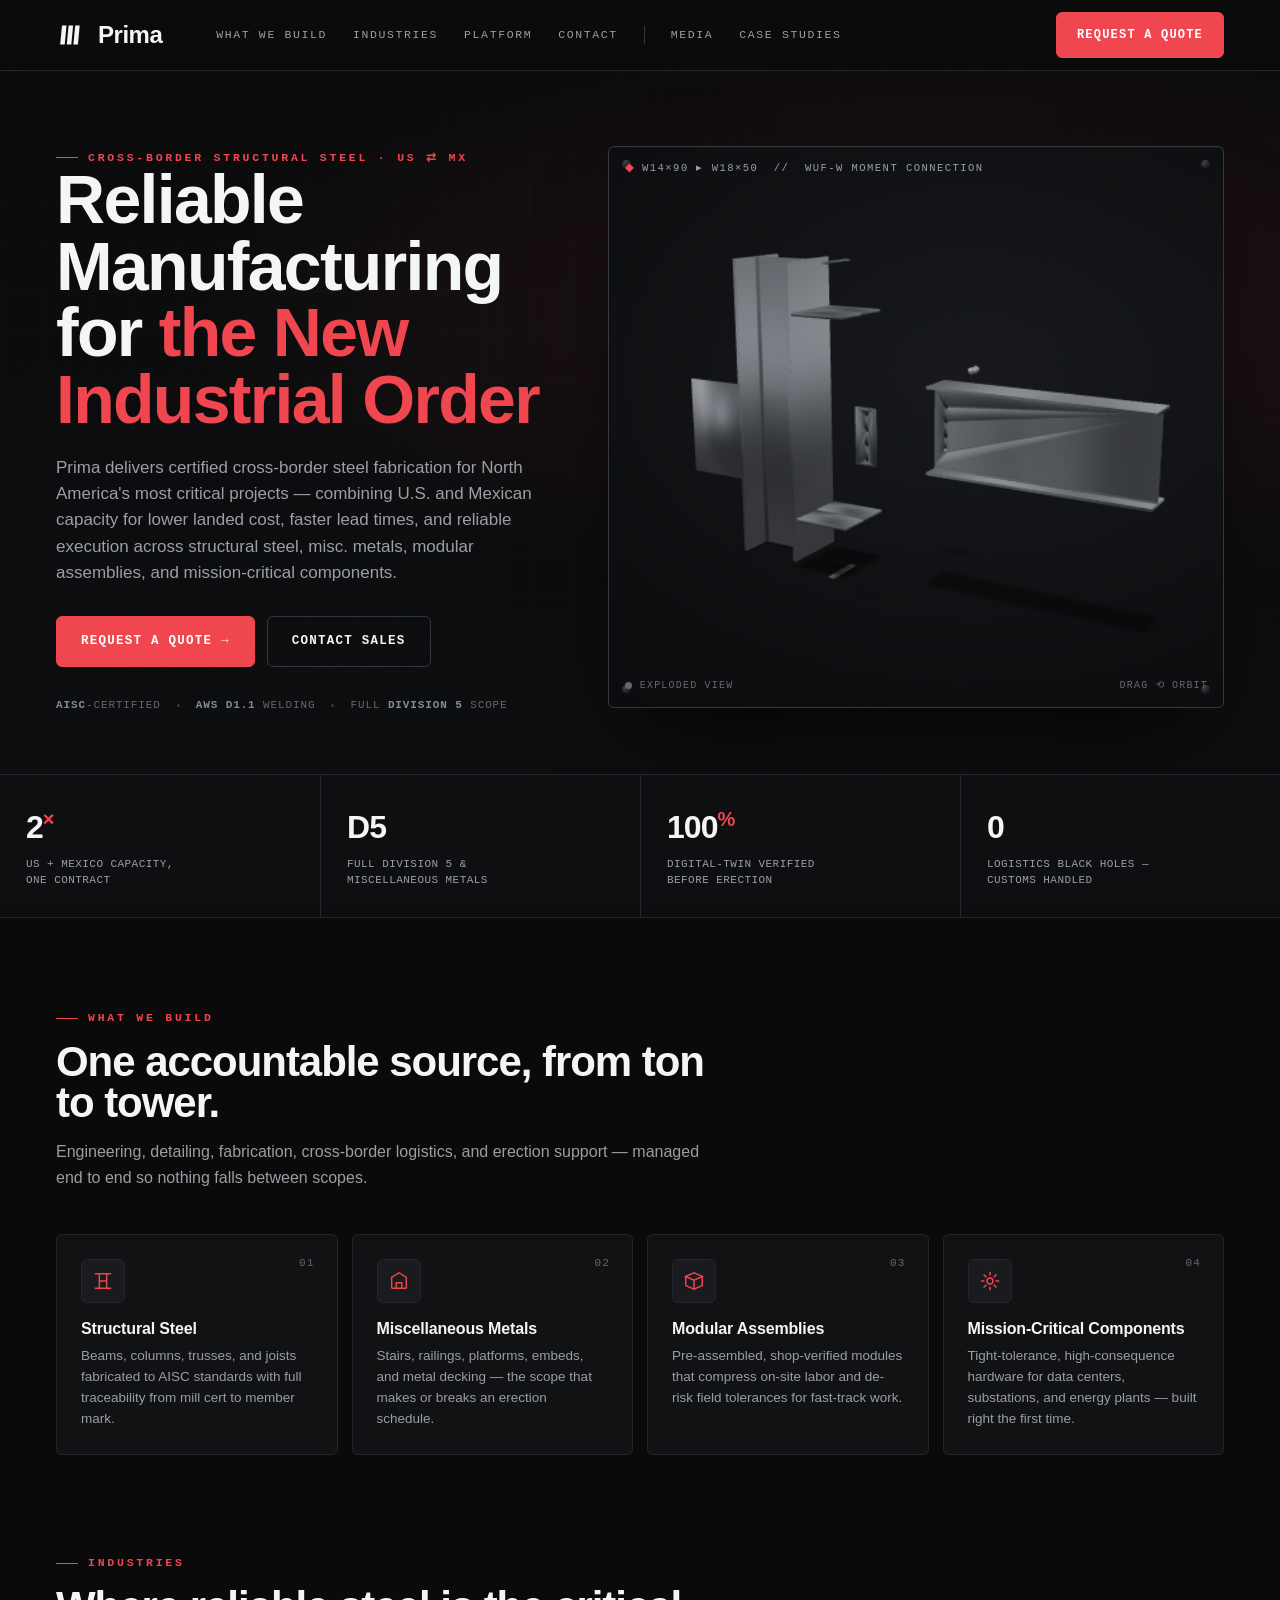
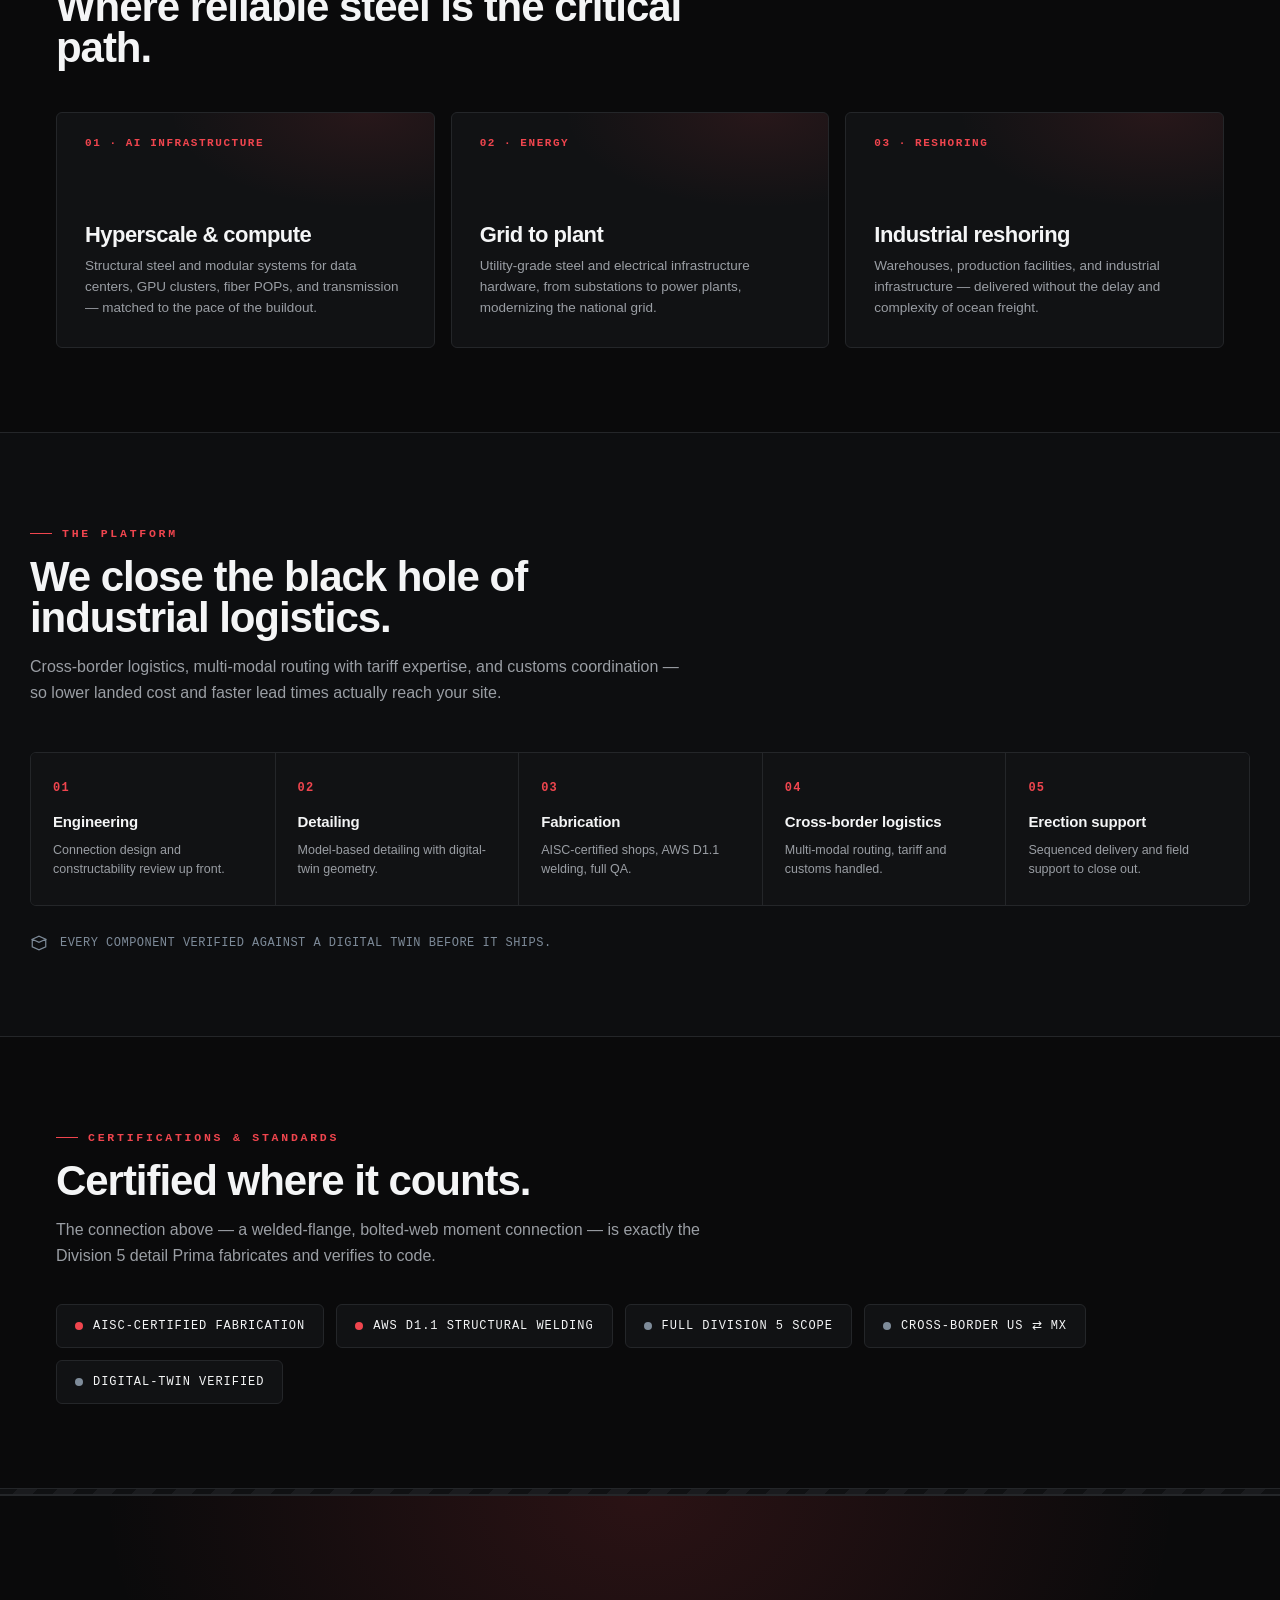
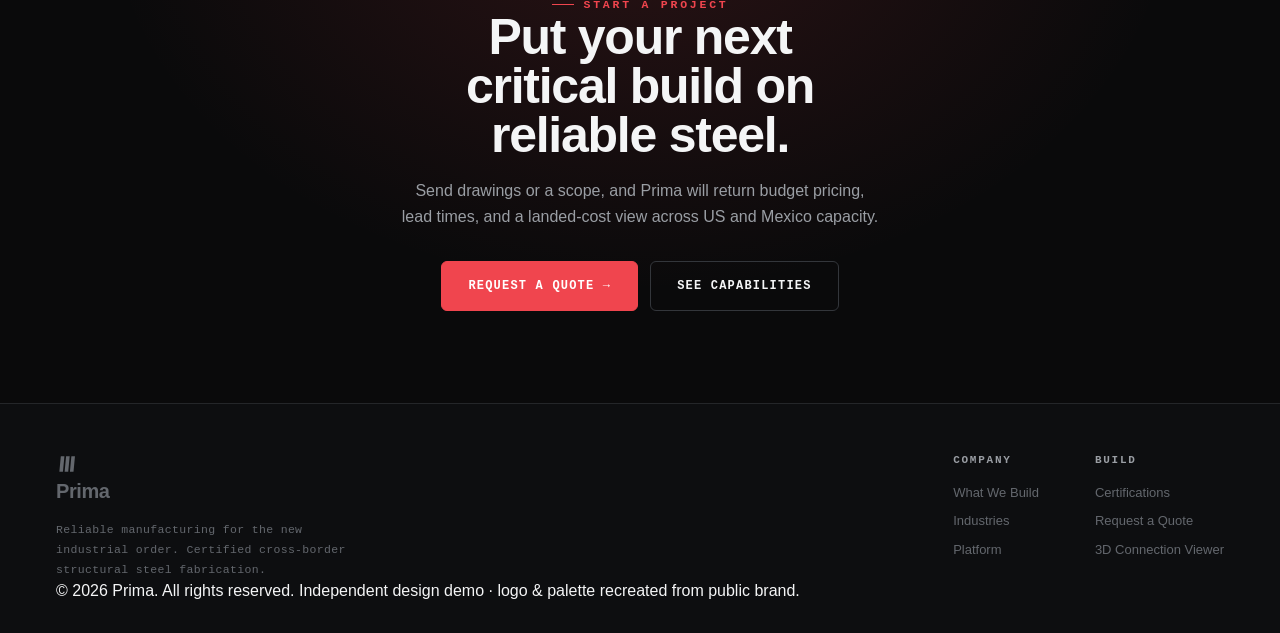
<file: prima/index.html>
<!doctype html>
<html lang="en">
<head>
<meta charset="utf-8" />
<meta name="viewport" content="width=device-width,initial-scale=1" />
<title>Prima — Reliable Manufacturing for the New Industrial Order</title>
<meta name="description" content="Prima delivers certified cross-border structural steel, modular assemblies, and mission-critical components for North America's most critical projects. AISC-certified, AWS D1.1." />
<meta name="theme-color" content="#0a0a0b" />
<meta property="og:title" content="Prima — Reliable Manufacturing for the New Industrial Order" />
<meta property="og:description" content="Certified cross-border structural steel fabrication. US ⇄ Mexico. AISC-certified, AWS D1.1." />
<meta property="og:type" content="website" />
<link rel="icon" href="data:image/svg+xml,<svg xmlns='http://www.w3.org/2000/svg' viewBox='0 0 100 100'><rect width='100' height='100' rx='12' fill='%230a0a0b'/><g fill='%23f0454e'><path d='M20 20h13l-5 60H15z'/><path d='M40 20h13l-5 60H35z'/><path d='M60 20h13l-5 60H55z'/></g></svg>" />
<style>
  :root{
    /* --- Prima brand --- */
    --red:#f0454e;         /* primary brand accent          */
    --red-2:#ff5c64;       /* hover / light                 */
    --red-deep:#c8313a;    /* pressed                       */
    --molten:#ff6a1a;      /* weld / spark glow (hot steel) */
    /* --- industrial neutrals --- */
    --base:#0a0a0b;
    --base-2:#0d0e10;
    --panel:#111214;
    --panel-2:#15171a;
    --line:#242629;
    --line-2:#33363b;
    --ink:#f4f5f6;
    --dim:#9a9ea4;
    --faint:#63676d;
    --steel:#7e8b99;
    --maxw:1220px;
    --r:6px;
    --sans:"Helvetica Neue","Arial Black",Arial,-apple-system,BlinkMacSystemFont,"Segoe UI",Roboto,sans-serif;
    --mono:ui-monospace,"SFMono-Regular","Roboto Mono",Menlo,Consolas,monospace;
  }
  *{box-sizing:border-box;margin:0;padding:0}
  html{scroll-behavior:smooth}
  body{background:var(--base);color:var(--ink);font-family:var(--sans);
    line-height:1.5;-webkit-font-smoothing:antialiased;overflow-x:hidden;position:relative}
  /* fine film grain over everything */
  body::after{content:"";position:fixed;inset:0;pointer-events:none;z-index:999;
    opacity:.045;mix-blend-mode:overlay;
    background-image:url("data:image/svg+xml,%3Csvg xmlns='http://www.w3.org/2000/svg' width='140' height='140'%3E%3Cfilter id='n'%3E%3CfeTurbulence type='fractalNoise' baseFrequency='0.9' numOctaves='2'/%3E%3C/filter%3E%3Crect width='100%25' height='100%25' filter='url(%23n)'/%3E%3C/svg%3E")}
  a{color:inherit;text-decoration:none}
  .wrap{max-width:var(--maxw);margin:0 auto;padding:0 26px}
  .mono{font-family:var(--mono)}
  .eyebrow{font-family:var(--mono);font-size:11.5px;letter-spacing:.24em;
    text-transform:uppercase;color:var(--red);font-weight:600;display:inline-flex;
    align-items:center;gap:10px}
  .eyebrow::before{content:"";width:22px;height:1px;background:var(--red)}
  h1,h2,h3{letter-spacing:-.025em;line-height:.98;font-weight:800;text-transform:none}
  .hazard{height:7px;width:100%;
    background:repeating-linear-gradient(-45deg,#101113 0 14px,#1a1b1e 14px 28px);
    border-top:1px solid var(--line);border-bottom:1px solid var(--line)}

  /* ---------------- NAV ---------------- */
  header{position:sticky;top:0;z-index:60;backdrop-filter:blur(12px);
    background:rgba(10,10,11,.8);border-bottom:1px solid var(--line)}
  nav{display:flex;align-items:center;gap:34px;height:70px}
  .mark{display:flex;align-items:center;gap:12px;color:var(--ink)}
  .mark svg{display:block;width:30px;height:30px}
  .mark .name{font-weight:800;font-size:24px;letter-spacing:-.02em}
  nav .links{display:flex;align-items:center;gap:26px;margin-left:20px}
  nav .links a{font-family:var(--mono);font-size:11.5px;letter-spacing:.14em;
    text-transform:uppercase;color:var(--dim);font-weight:500;transition:color .15s}
  nav .links a:hover{color:var(--ink)}
  nav .links .sep{width:1px;height:18px;background:var(--line-2)}
  nav .right{margin-left:auto;display:flex;align-items:center;gap:14px}
  .btn{display:inline-flex;align-items:center;gap:9px;font-family:var(--mono);
    font-weight:600;font-size:12px;letter-spacing:.1em;text-transform:uppercase;
    padding:13px 20px;border-radius:var(--r);border:1px solid var(--line-2);
    background:transparent;color:var(--ink);cursor:pointer;transition:.15s;white-space:nowrap}
  .btn:hover{border-color:var(--steel);background:#17191c}
  .btn.red{background:var(--red);border-color:var(--red);color:#fff}
  .btn.red:hover{background:var(--red-2);border-color:var(--red-2)}
  .menu-btn{display:none;font-size:18px;padding:10px 13px}

  /* ---------------- HERO ---------------- */
  .hero{position:relative;border-bottom:1px solid var(--line);overflow:hidden;
    background:
      radial-gradient(115% 80% at 74% 34%, rgba(240,69,78,.10) 0%, transparent 52%),
      linear-gradient(#0a0a0b,#0c0d0f)}
  .hero::before{content:"";position:absolute;inset:0;pointer-events:none;opacity:.5;
    background-image:
      linear-gradient(rgba(255,255,255,.028) 1px,transparent 1px),
      linear-gradient(90deg,rgba(255,255,255,.028) 1px,transparent 1px);
    background-size:44px 44px;
    mask-image:radial-gradient(120% 100% at 30% 40%,#000 30%,transparent 78%)}
  .hero .grid{position:relative;display:grid;grid-template-columns:.98fr 1.18fr;
    gap:40px;align-items:center;padding:70px 0 60px}
  .hero h1{font-size:clamp(38px,5.6vw,68px)}
  .hero h1 .red{color:var(--red)}
  .hero .lede{margin-top:22px;font-size:17px;color:var(--dim);max-width:36em;line-height:1.55}
  .hero .cta{display:flex;gap:12px;margin-top:30px;flex-wrap:wrap}
  .hero .btn{padding:15px 24px;font-size:12.5px}
  .trust{display:flex;gap:16px;align-items:center;margin-top:30px;flex-wrap:wrap;
    font-family:var(--mono);color:var(--faint);font-size:11px;letter-spacing:.08em;
    text-transform:uppercase}
  .trust b{color:var(--steel);font-weight:600}
  .trust .dot{width:3px;height:3px;border-radius:50%;background:var(--line-2)}

  /* ---------------- VIEWER ---------------- */
  .viewer{position:relative;border:1px solid var(--line-2);border-radius:var(--r);
    overflow:hidden;background:
      radial-gradient(130% 100% at 60% 40%, #16181b 0%, #0c0d0f 58%, #08080a 100%);
    box-shadow:0 40px 90px -34px rgba(0,0,0,.9), inset 0 1px 0 rgba(255,255,255,.03)}
  model-viewer{width:100%;height:560px;display:block;--poster-color:transparent}
  .sparks{position:absolute;inset:0;pointer-events:none;z-index:3}
  .viewer .tag{position:absolute;left:16px;top:14px;z-index:4;font-family:var(--mono);
    font-size:10.5px;letter-spacing:.14em;color:var(--dim);text-transform:uppercase}
  .viewer .tag b{color:var(--red)}
  .viewer .hint{position:absolute;right:15px;bottom:14px;z-index:4;font-family:var(--mono);
    font-size:10px;letter-spacing:.12em;text-transform:uppercase;color:var(--faint)}
  .viewer .status{position:absolute;left:16px;bottom:14px;z-index:4;font-family:var(--mono);
    font-size:10px;letter-spacing:.12em;text-transform:uppercase;color:var(--faint);
    display:flex;align-items:center;gap:8px}
  .viewer .status .led{width:7px;height:7px;border-radius:50%;background:var(--faint);
    transition:.25s}
  .viewer.assembled .status .led{background:var(--molten);
    box-shadow:0 0 9px 1px rgba(255,106,26,.8)}
  .viewer.assembled .status{color:var(--steel)}
  /* decorative bolt heads in the plate corners */
  .viewer .rivet{position:absolute;z-index:4;width:11px;height:11px;border-radius:50%;
    background:radial-gradient(circle at 38% 34%,#3a3d42,#141517 70%);
    border:1px solid #0c0d0e;box-shadow:inset 0 1px 1px rgba(255,255,255,.12)}
  .viewer .rivet.tl{left:12px;top:12px}.viewer .rivet.tr{right:12px;top:12px}
  .viewer .rivet.bl{left:12px;bottom:12px}.viewer .rivet.br{right:12px;bottom:12px}
  .hs{width:1px;height:1px;opacity:0;pointer-events:none}

  /* ---------------- STATS ---------------- */
  .stats{display:grid;grid-template-columns:repeat(4,1fr);
    border-bottom:1px solid var(--line);background:var(--base-2)}
  .stat{padding:28px 26px;border-left:1px solid var(--line)}
  .stat:first-child{border-left:none}
  .stat .n{font-size:32px;font-weight:800;letter-spacing:-.03em}
  .stat .n .u{color:var(--red);font-size:20px;vertical-align:super}
  .stat .l{margin-top:5px;font-family:var(--mono);font-size:11px;color:var(--dim);
    letter-spacing:.04em;text-transform:uppercase;line-height:1.5}

  /* ---------------- SECTIONS ---------------- */
  .sec{padding:84px 0}
  .sec-head{max-width:660px}
  .sec-head h2{font-size:clamp(28px,3.6vw,42px);margin-top:14px}
  .sec-head p{margin-top:16px;color:var(--dim);font-size:16px;line-height:1.6}

  .cap-grid{display:grid;grid-template-columns:repeat(4,1fr);gap:14px;margin-top:44px}
  .card{position:relative;background:var(--panel);border:1px solid var(--line);
    border-radius:var(--r);padding:24px;transition:.18s;overflow:hidden}
  .card::before{content:"";position:absolute;left:0;top:0;width:100%;height:2px;
    background:var(--red);transform:scaleX(0);transform-origin:left;transition:transform .25s}
  .card:hover{border-color:var(--line-2);transform:translateY(-3px)}
  .card:hover::before{transform:scaleX(1)}
  .card .ic{width:44px;height:44px;border-radius:var(--r);display:grid;place-items:center;
    background:#191b1e;border:1px solid var(--line);margin-bottom:18px}
  .card .ic svg{width:22px;height:22px;stroke:var(--red);fill:none;stroke-width:1.6}
  .card .no{position:absolute;top:20px;right:22px;font-family:var(--mono);font-size:11px;
    color:var(--faint);letter-spacing:.1em}
  .card h3{font-size:16px;font-weight:800;letter-spacing:-.01em}
  .card p{margin-top:9px;font-size:13.5px;color:var(--dim);line-height:1.55}

  .sectors{display:grid;grid-template-columns:repeat(3,1fr);gap:16px;margin-top:44px}
  .sector{position:relative;border:1px solid var(--line);border-radius:var(--r);
    padding:28px;overflow:hidden;background:var(--panel);min-height:236px;
    display:flex;flex-direction:column;justify-content:flex-end}
  .sector .k{position:absolute;top:22px;left:28px;font-family:var(--mono);font-size:11px;
    font-weight:600;letter-spacing:.14em;color:var(--red)}
  .sector h3{font-size:22px;font-weight:800}
  .sector p{margin-top:11px;font-size:13.5px;color:var(--dim);line-height:1.55}
  .sector::after{content:"";position:absolute;inset:0;pointer-events:none;
    background:radial-gradient(90% 70% at 82% 0%, rgba(240,69,78,.10), transparent 58%)}

  .process{background:var(--base-2);border-top:1px solid var(--line);
    border-bottom:1px solid var(--line)}
  .steps{display:grid;grid-template-columns:repeat(5,1fr);margin-top:46px;
    border:1px solid var(--line);border-radius:var(--r);overflow:hidden}
  .step{background:var(--panel);padding:26px 22px;border-left:1px solid var(--line)}
  .step:first-child{border-left:none}
  .step .no{font-family:var(--mono);font-size:12px;font-weight:600;color:var(--red);
    letter-spacing:.1em}
  .step h4{margin-top:14px;font-size:15px;font-weight:800;letter-spacing:-.01em}
  .step p{margin-top:8px;font-size:12.5px;color:var(--dim);line-height:1.5}
  .twin{margin-top:28px;display:flex;gap:12px;align-items:center;color:var(--steel);
    font-family:var(--mono);font-size:12px;letter-spacing:.04em;text-transform:uppercase}
  .twin svg{width:18px;height:18px;stroke:var(--steel);fill:none;stroke-width:1.6}

  .certs{display:flex;gap:12px;flex-wrap:wrap;margin-top:36px}
  .chip{display:flex;align-items:center;gap:10px;border:1px solid var(--line);
    background:var(--panel);border-radius:var(--r);padding:12px 18px;
    font-family:var(--mono);font-weight:500;font-size:12px;letter-spacing:.08em;
    text-transform:uppercase}
  .chip .d{width:8px;height:8px;border-radius:50%;background:var(--red)}
  .chip .d.b{background:var(--steel)}

  .final{position:relative;padding:92px 0;text-align:center;border-top:1px solid var(--line);
    background:radial-gradient(70% 130% at 50% 0%, rgba(240,69,78,.14), transparent 60%)}
  .final h2{font-size:clamp(30px,4.4vw,50px);max-width:15ch;margin:0 auto}
  .final p{margin:18px auto 0;color:var(--dim);max-width:54ch;font-size:16px;line-height:1.6}
  .final .cta{display:flex;gap:12px;justify-content:center;margin-top:32px;flex-wrap:wrap}
  .final .btn{padding:15px 26px}

  footer{border-top:1px solid var(--line);background:var(--base-2);padding:48px 0 30px}
  .foot{display:flex;justify-content:space-between;gap:26px;flex-wrap:wrap}
  .foot .about{max-width:300px}
  .foot .about p{margin-top:14px;font-family:var(--mono);font-size:11.5px;color:var(--faint);
    line-height:1.7;letter-spacing:.03em}
  .foot .cols{display:flex;gap:56px;flex-wrap:wrap}
  .foot h5{font-family:var(--mono);color:var(--dim);font-size:11px;letter-spacing:.16em;
    text-transform:uppercase;margin-bottom:14px}
  .foot a{display:block;color:var(--faint);margin-bottom:9px;font-size:13px;transition:.15s}
  .foot a:hover{color:var(--ink)}
  .foot .fine{border-top:1px solid var(--line);margin-top:36px;padding-top:22px;
    display:flex;justify-content:space-between;gap:16px;flex-wrap:wrap;
    font-family:var(--mono);font-size:10.5px;color:var(--faint);letter-spacing:.06em}

  @media (max-width:1000px){
    nav .links{display:none}
    .hero .grid{grid-template-columns:1fr;gap:28px;padding:48px 0}
    .cap-grid{grid-template-columns:repeat(2,1fr)}
    .steps{grid-template-columns:repeat(2,1fr)}
    .step:nth-child(2){border-left:none}
    model-viewer{height:460px}
  }
  @media (max-width:640px){
    .right .btn:not(.menu-btn){display:none}
    .menu-btn{display:inline-flex;margin-left:auto}
    .stats{grid-template-columns:repeat(2,1fr)}
    .stat:nth-child(3),.stat:nth-child(1){border-left:none}
    .sectors{grid-template-columns:1fr}
    .cap-grid{grid-template-columns:1fr}
    .foot{flex-direction:column}
  }
  @media (prefers-reduced-motion:reduce){html{scroll-behavior:auto}}
</style>
</head>
<body id="top">

<!-- ============================ NAV ============================ -->
<header>
  <div class="wrap">
    <nav>
      <!-- Prima logo — recreated as SVG; swap for the official asset file. -->
      <a class="mark" href="#top" aria-label="Prima home">
        <svg viewBox="0 0 100 100" aria-hidden="true"><g fill="currentColor">
          <path d="M20 18h15l-6 64H14z"/><path d="M42 18h15l-6 64H36z"/>
          <path d="M64 18h15l-6 64H58z"/></g></svg>
        <span class="name">Prima</span>
      </a>
      <div class="links">
        <a href="#capabilities">What We Build</a>
        <a href="#sectors">Industries</a>
        <a href="#process">Platform</a>
        <a href="#contact">Contact</a>
        <span class="sep"></span>
        <a href="#certifications">Media</a>
        <a href="#sectors">Case Studies</a>
      </div>
      <div class="right">
        <a class="btn red" href="#contact">Request a Quote</a>
        <button class="btn menu-btn" aria-label="Menu">☰</button>
      </div>
    </nav>
  </div>
</header>

<!-- ============================ HERO ============================ -->
<section class="hero">
  <div class="wrap">
    <div class="grid">
      <div>
        <span class="eyebrow">Cross-border structural steel · US ⇄ MX</span>
        <h1>Reliable Manufacturing for <span class="red">the New Industrial Order</span></h1>
        <p class="lede">
          Prima delivers certified cross-border steel fabrication for North
          America's most critical projects — combining U.S. and Mexican capacity
          for lower landed cost, faster lead times, and reliable execution across
          structural steel, misc. metals, modular assemblies, and mission-critical
          components.
        </p>
        <div class="cta">
          <a class="btn red" href="#contact">Request a Quote →</a>
          <a class="btn" href="#capabilities">Contact Sales</a>
        </div>
        <div class="trust">
          <span><b>AISC</b>-Certified</span><span class="dot"></span>
          <span><b>AWS D1.1</b> Welding</span><span class="dot"></span>
          <span>Full <b>Division 5</b> Scope</span>
        </div>
      </div>

      <div>
        <div class="viewer" id="viewer">
          <span class="rivet tl"></span><span class="rivet tr"></span>
          <span class="rivet bl"></span><span class="rivet br"></span>
          <div class="tag"><b>◆</b> W14×90 ▸ W18×50 &nbsp;//&nbsp; WUF-W moment connection</div>
          <model-viewer
            id="mv"
            src="../geometry/connection.glb"
            alt="Steel beam-to-column moment connection assembling with sparks"
            camera-controls touch-action="pan-y" interaction-prompt="none"
            shadow-intensity="1.5" shadow-softness="0.75"
            exposure="1.02" tone-mapping="aces" environment-image="neutral"
            camera-target="0.86m 0m 0.05m"
            camera-orbit="30deg 76deg 5.3m"
            min-camera-orbit="auto auto 3m" max-camera-orbit="auto auto 9m"
            field-of-view="30deg" animation-name="construct">
            <div class="hs" slot="hotspot-weld" data-position="0.18m 0m 0m" data-normal="0 0 1"></div>
          </model-viewer>
          <canvas class="sparks" id="sparks"></canvas>
          <div class="status"><span class="led"></span><span id="stat">Exploded view</span></div>
          <div class="hint">drag ⟲ orbit</div>
        </div>
      </div>
    </div>
  </div>
</section>

<!-- ============================ STATS ============================ -->
<div class="stats">
  <div class="stat"><div class="n">2<span class="u">×</span></div>
    <div class="l">US + Mexico capacity,<br>one contract</div></div>
  <div class="stat"><div class="n">D5</div>
    <div class="l">Full Division 5 &amp;<br>miscellaneous metals</div></div>
  <div class="stat"><div class="n">100<span class="u">%</span></div>
    <div class="l">Digital-twin verified<br>before erection</div></div>
  <div class="stat"><div class="n">0</div>
    <div class="l">Logistics black holes —<br>customs handled</div></div>
</div>

<!-- ========================= CAPABILITIES ========================= -->
<section class="sec" id="capabilities">
  <div class="wrap">
    <div class="sec-head">
      <span class="eyebrow">What We Build</span>
      <h2>One accountable source, from ton to tower.</h2>
      <p>Engineering, detailing, fabrication, cross-border logistics, and erection
         support — managed end to end so nothing falls between scopes.</p>
    </div>
    <div class="cap-grid">
      <div class="card"><span class="no">01</span>
        <div class="ic"><svg viewBox="0 0 24 24"><path d="M3 4h18M3 20h18M8 4v16M16 4v16M8 12h8"/></svg></div>
        <h3>Structural Steel</h3>
        <p>Beams, columns, trusses, and joists fabricated to AISC standards with
           full traceability from mill cert to member mark.</p></div>
      <div class="card"><span class="no">02</span>
        <div class="ic"><svg viewBox="0 0 24 24"><path d="M4 20V8l8-5 8 5v12M4 20h16M9 20v-6h6v6"/></svg></div>
        <h3>Miscellaneous Metals</h3>
        <p>Stairs, railings, platforms, embeds, and metal decking — the scope that
           makes or breaks an erection schedule.</p></div>
      <div class="card"><span class="no">03</span>
        <div class="ic"><svg viewBox="0 0 24 24"><path d="M3 7l9-4 9 4-9 4-9-4zM3 7v10l9 4 9-4V7M12 11v10"/></svg></div>
        <h3>Modular Assemblies</h3>
        <p>Pre-assembled, shop-verified modules that compress on-site labor and
           de-risk field tolerances for fast-track work.</p></div>
      <div class="card"><span class="no">04</span>
        <div class="ic"><svg viewBox="0 0 24 24"><circle cx="12" cy="12" r="3.2"/><path d="M12 2v4M12 18v4M2 12h4M18 12h4M5 5l3 3M16 16l3 3M19 5l-3 3M8 16l-3 3"/></svg></div>
        <h3>Mission-Critical Components</h3>
        <p>Tight-tolerance, high-consequence hardware for data centers, substations,
           and energy plants — built right the first time.</p></div>
    </div>
  </div>
</section>

<!-- ============================ SECTORS ============================ -->
<section class="sec" id="sectors" style="padding-top:8px">
  <div class="wrap">
    <div class="sec-head">
      <span class="eyebrow">Industries</span>
      <h2>Where reliable steel is the critical path.</h2>
    </div>
    <div class="sectors">
      <div class="sector"><span class="k">01 · AI INFRASTRUCTURE</span>
        <h3>Hyperscale &amp; compute</h3>
        <p>Structural steel and modular systems for data centers, GPU clusters,
           fiber POPs, and transmission — matched to the pace of the buildout.</p></div>
      <div class="sector"><span class="k">02 · ENERGY</span>
        <h3>Grid to plant</h3>
        <p>Utility-grade steel and electrical infrastructure hardware, from
           substations to power plants, modernizing the national grid.</p></div>
      <div class="sector"><span class="k">03 · RESHORING</span>
        <h3>Industrial reshoring</h3>
        <p>Warehouses, production facilities, and industrial infrastructure —
           delivered without the delay and complexity of ocean freight.</p></div>
    </div>
  </div>
</section>

<!-- ============================ PROCESS ============================ -->
<section class="process" id="process">
  <div class="wrap sec">
    <div class="sec-head">
      <span class="eyebrow">The Platform</span>
      <h2>We close the black hole of industrial logistics.</h2>
      <p>Cross-border logistics, multi-modal routing with tariff expertise, and
         customs coordination — so lower landed cost and faster lead times
         actually reach your site.</p>
    </div>
    <div class="steps">
      <div class="step"><div class="no">01</div><h4>Engineering</h4>
        <p>Connection design and constructability review up front.</p></div>
      <div class="step"><div class="no">02</div><h4>Detailing</h4>
        <p>Model-based detailing with digital-twin geometry.</p></div>
      <div class="step"><div class="no">03</div><h4>Fabrication</h4>
        <p>AISC-certified shops, AWS D1.1 welding, full QA.</p></div>
      <div class="step"><div class="no">04</div><h4>Cross-border logistics</h4>
        <p>Multi-modal routing, tariff and customs handled.</p></div>
      <div class="step"><div class="no">05</div><h4>Erection support</h4>
        <p>Sequenced delivery and field support to close out.</p></div>
    </div>
    <div class="twin">
      <svg viewBox="0 0 24 24"><path d="M3 7l9-4 9 4-9 4-9-4zM3 7v10l9 4 9-4V7"/></svg>
      Every component verified against a digital twin before it ships.
    </div>
  </div>
</section>

<!-- ========================= CERTIFICATIONS ========================= -->
<section class="sec" id="certifications">
  <div class="wrap">
    <div class="sec-head">
      <span class="eyebrow">Certifications &amp; Standards</span>
      <h2>Certified where it counts.</h2>
      <p>The connection above — a welded-flange, bolted-web moment connection — is
         exactly the Division 5 detail Prima fabricates and verifies to code.</p>
    </div>
    <div class="certs">
      <div class="chip"><span class="d"></span> AISC-Certified Fabrication</div>
      <div class="chip"><span class="d"></span> AWS D1.1 Structural Welding</div>
      <div class="chip"><span class="d b"></span> Full Division 5 Scope</div>
      <div class="chip"><span class="d b"></span> Cross-Border US ⇄ MX</div>
      <div class="chip"><span class="d b"></span> Digital-Twin Verified</div>
    </div>
  </div>
</section>

<div class="hazard"></div>

<!-- ============================ FINAL CTA ============================ -->
<section class="final" id="contact">
  <div class="wrap">
    <span class="eyebrow" style="justify-content:center">Start a Project</span>
    <h2>Put your next critical build on reliable steel.</h2>
    <p>Send drawings or a scope, and Prima will return budget pricing, lead times,
       and a landed-cost view across US and Mexico capacity.</p>
    <div class="cta">
      <a class="btn red" href="mailto:hello@prima.ai?subject=Project%20inquiry">Request a Quote →</a>
      <a class="btn" href="#capabilities">See Capabilities</a>
    </div>
  </div>
</section>

<!-- ============================ FOOTER ============================ -->
<footer>
  <div class="wrap">
    <div class="foot">
      <div class="about">
        <a class="mark" href="#top">
          <svg viewBox="0 0 100 100" aria-hidden="true" style="width:24px;height:24px"><g fill="currentColor">
            <path d="M20 18h15l-6 64H14z"/><path d="M42 18h15l-6 64H36z"/>
            <path d="M64 18h15l-6 64H58z"/></g></svg>
          <span class="name" style="font-size:20px">Prima</span>
        </a>
        <p>Reliable manufacturing for the new industrial order. Certified
           cross-border structural steel fabrication.</p>
      </div>
      <div class="cols">
        <div><h5>Company</h5>
          <a href="#capabilities">What We Build</a>
          <a href="#sectors">Industries</a>
          <a href="#process">Platform</a></div>
        <div><h5>Build</h5>
          <a href="#certifications">Certifications</a>
          <a href="#contact">Request a Quote</a>
          <a href="../geometry/viewer.html">3D Connection Viewer</a></div>
      </div>
    </div>
    <div class="fine">
      <span>© 2026 Prima. All rights reserved.</span>
      <span>Independent design demo · logo &amp; palette recreated from public brand.</span>
    </div>
  </div>
</footer>

<script type="module" src="../geometry/vendor/model-viewer.min.js"></script>
<script>
(function(){
  const mv = document.getElementById('mv');
  const viewer = document.getElementById('viewer');
  const statusEl = document.getElementById('stat');
  const hs = mv.querySelector('.hs');
  const canvas = document.getElementById('sparks');
  const ctx = canvas.getContext('2d');

  const ASSEMBLE_T = 5.0;   // clip seconds spanning parked -> fully seated
  const RAMP = 2.0;         // wall-clock seconds for a full assemble / explode
  const reduce = matchMedia('(prefers-reduced-motion: reduce)').matches;
  const coarse = matchMedia('(hover: none), (pointer: coarse)').matches;
  const easeInOut = t => t < 0.5 ? 2*t*t : 1 - Math.pow(-2*t+2,2)/2;

  // ---- spark particle system ----
  let W=0,H=0,DPR=1;
  function resize(){
    const r = viewer.getBoundingClientRect();
    DPR = Math.min(2, window.devicePixelRatio||1);
    W=r.width; H=r.height;
    canvas.width=W*DPR; canvas.height=H*DPR;
    canvas.style.width=W+'px'; canvas.style.height=H+'px';
    ctx.setTransform(DPR,0,0,DPR,0,0);
  }
  new ResizeObserver(resize).observe(viewer);

  const parts = [];
  function emitter(){
    // Track the weld point via the model-viewer hotspot so sparks follow the camera.
    const vr = viewer.getBoundingClientRect();
    const hr = hs.getBoundingClientRect();
    if (hr.width || hr.left) return {x:hr.left-vr.left, y:hr.top-vr.top, ok:true};
    return {x:W*0.34, y:H*0.5, ok:false};
  }
  function spawn(n, power){
    const e = emitter();
    for(let i=0;i<n;i++){
      const ang = (-Math.PI/2) + (Math.random()-0.5)*Math.PI*1.35; // fan upward/out
      const spd = (70 + Math.random()*260) * power;
      parts.push({
        x: e.x + (Math.random()-0.5)*6,
        y: e.y + (Math.random()-0.5)*H*0.34,     // spread along the weld seam
        vx: Math.cos(ang)*spd*(Math.random()<0.5?-1:1),
        vy: Math.sin(ang)*spd - 40,
        life: 0.35 + Math.random()*0.65,
        age: 0,
        w: 0.7 + Math.random()*1.8,
        long: Math.random()<0.18
      });
    }
  }
  function drawSparks(dt){
    ctx.clearRect(0,0,W,H);
    ctx.globalCompositeOperation = 'lighter';
    const g = 900; // gravity px/s^2
    for(let i=parts.length-1;i>=0;i--){
      const p = parts[i];
      p.age += dt;
      if(p.age>=p.life){ parts.splice(i,1); continue; }
      p.vy += g*dt; p.vx*=0.985;
      const nx=p.x+p.vx*dt, ny=p.y+p.vy*dt;
      const f = 1 - p.age/p.life;               // 1 hot -> 0 dead
      // colour: white-hot -> yellow -> orange -> red
      const r=255, gg=Math.round(90+165*f), b=Math.round(30*Math.max(0,f-0.4)*2.5);
      ctx.strokeStyle = `rgba(${r},${gg},${b},${Math.min(1,f*1.4)})`;
      ctx.lineWidth = p.w*(0.5+f);
      ctx.lineCap='round';
      ctx.beginPath();
      const trail = p.long?2.4:1.3;
      ctx.moveTo(p.x,p.y); ctx.lineTo(nx-p.vx*dt*trail, ny-p.vy*dt*trail);
      ctx.stroke();
      p.x=nx; p.y=ny;
    }
    ctx.globalCompositeOperation = 'source-over';
  }

  // ---- assembly easing driven by hover, unified with the spark loop ----
  let p=0, target=0, raf=0, last=0, wasOn=null, burst=false;
  function apply(){
    mv.currentTime = easeInOut(p)*ASSEMBLE_T;
    const on = p>0.5;
    viewer.classList.toggle('assembled', on);
    if(on!==wasOn){ wasOn=on; statusEl.textContent = on?'Assembled':'Exploded view'; }
  }
  function frame(now){
    const dt = Math.min(0.05,(now-last)/1000||0); last=now;
    const dir = Math.sign(target-p);
    if(dir!==0){
      const prev=p;
      p += dir*dt/RAMP;
      if((dir>0&&p>=target)||(dir<0&&p<=target)) p=target;
      apply();
      // sparks while coming together, ramping up as the joint closes
      if(dir>0 && p>0.4 && !reduce){
        const power = (p-0.4)/0.6;                 // 0..1
        spawn(Math.round(1+power*7), 0.5+power);
      }
    }
    // final shower when fully seated
    if(dir>0 && p>=1 && !burst && !reduce){ burst=true; spawn(70,1.6); }
    if(p<1) burst=false;

    if(!reduce) drawSparks(dt);
    if(dir!==0 || parts.length){ raf=requestAnimationFrame(frame); }
    else { raf=0; ctx.clearRect(0,0,W,H); }
  }
  function goto(t){
    target=t;
    if(reduce){ p=t; apply(); return; }
    if(!raf){ last=performance.now(); raf=requestAnimationFrame(frame); }
  }

  function init(){
    resize();
    mv.animationName='construct';
    try{ mv.pause(); }catch(e){}
    p = reduce?1:0; target=p; apply();
    if(reduce){ viewer.classList.add('assembled'); statusEl.textContent='Assembled'; }
  }
  mv.addEventListener('load', init);

  if(coarse){
    viewer.addEventListener('pointerup', ()=> goto(target>0.5?0:1));
  }else{
    viewer.addEventListener('pointerenter', ()=> goto(1));
    viewer.addEventListener('pointerleave', ()=> goto(0));
    mv.addEventListener('focus', ()=> goto(1));
    mv.addEventListener('blur', ()=> goto(0));
  }

  document.querySelector('.menu-btn').addEventListener('click',
    ()=> location.hash='#contact');
})();
</script>
</body>
</html>
</file>
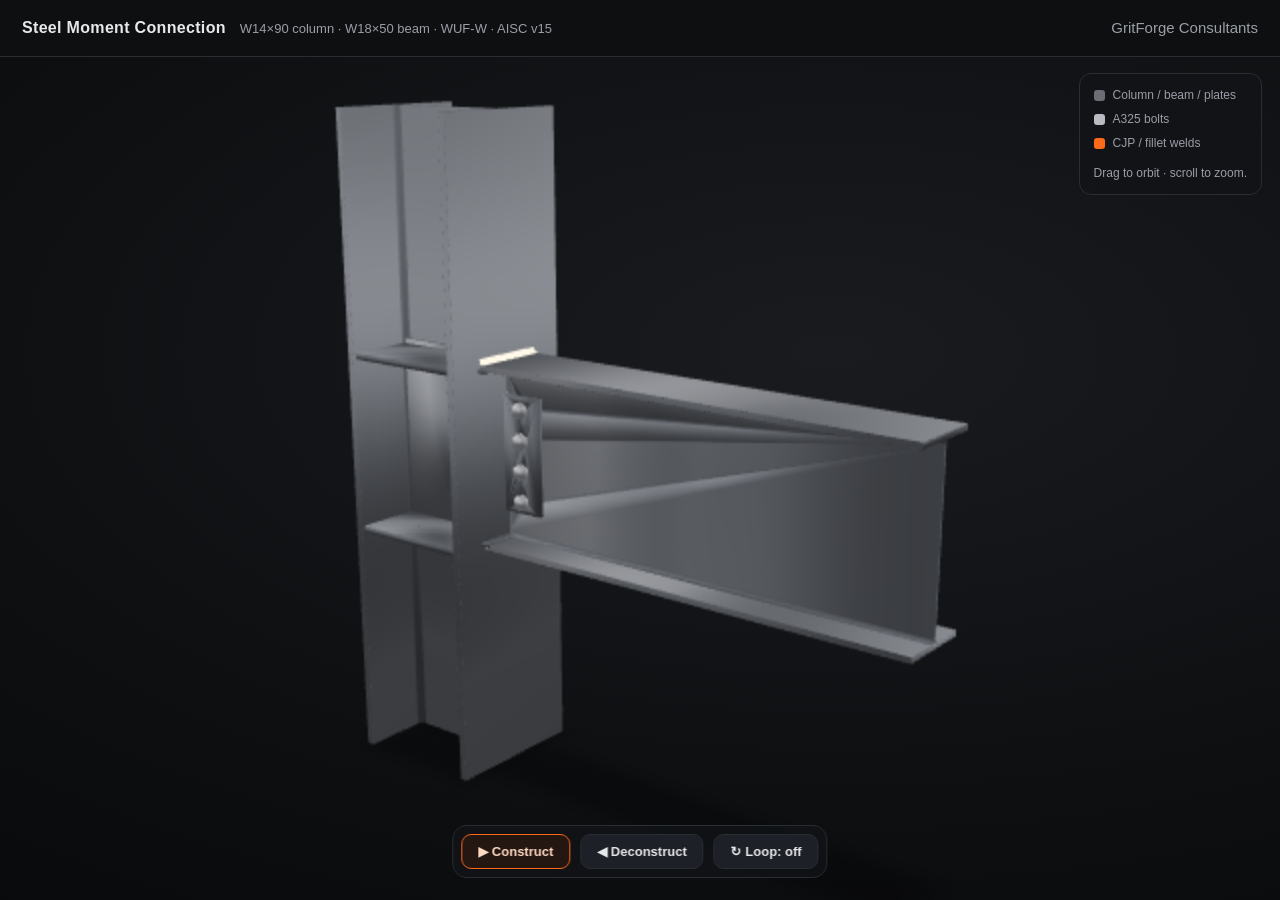
<file: geometry/viewer.html>
<!doctype html>
<html lang="en">
<head>
<meta charset="utf-8" />
<meta name="viewport" content="width=device-width,initial-scale=1" />
<title>GritForge — Steel Moment Connection</title>
<meta name="description" content="Interactive AISC beam-to-column moment connection that constructs and deconstructs." />
<style>
  :root { --bg:#0e0f11; --panel:#16181c; --line:#2a2d33; --ink:#e7e8ea; --dim:#9a9ea6; --ember:#ff6a1a; --brick:#8b2222; }
  * { box-sizing:border-box; }
  html,body { margin:0; height:100%; background:var(--bg); color:var(--ink);
    font:15px/1.5 -apple-system,BlinkMacSystemFont,"Segoe UI",Roboto,Helvetica,Arial,sans-serif; }
  .wrap { display:flex; flex-direction:column; height:100%; }
  header { padding:16px 22px; border-bottom:1px solid var(--line); display:flex;
    align-items:baseline; gap:14px; flex-wrap:wrap; }
  header h1 { font-size:16px; margin:0; letter-spacing:.02em; font-weight:600; }
  header .sub { color:var(--dim); font-size:13px; }
  .stage { position:relative; flex:1; min-height:0; }
  model-viewer { width:100%; height:100%; background:
    radial-gradient(120% 90% at 65% 35%, #191b1f 0%, #0e0f11 60%, #08090a 100%); }
  .controls { position:absolute; left:50%; bottom:22px; transform:translateX(-50%);
    display:flex; gap:10px; padding:8px; background:rgba(18,20,24,.82);
    border:1px solid var(--line); border-radius:14px; backdrop-filter:blur(8px); }
  button { appearance:none; border:1px solid var(--line); background:#1d2026; color:var(--ink);
    padding:9px 16px; border-radius:10px; font-size:13px; font-weight:600; cursor:pointer;
    transition:border-color .15s, background .15s, transform .05s; }
  button:hover { border-color:#3a3e46; background:#232730; }
  button:active { transform:translateY(1px); }
  button.primary { border-color:var(--ember); color:#ffd9c2; background:#241611; }
  button.primary:hover { background:#2f1a12; }
  .legend { position:absolute; top:16px; right:18px; display:grid; gap:6px;
    padding:12px 14px; background:rgba(18,20,24,.72); border:1px solid var(--line);
    border-radius:12px; font-size:12px; color:var(--dim); max-width:210px; }
  .legend b { color:var(--ink); font-weight:600; }
  .legend .row { display:flex; align-items:center; gap:8px; }
  .sw { width:11px; height:11px; border-radius:3px; flex:none; }
  a.brand { color:var(--dim); text-decoration:none; margin-left:auto; }
  a.brand:hover { color:var(--ink); }
  @media (max-width:560px){ .legend{ display:none; } header h1{ font-size:15px; } }
</style>
</head>
<body>
<div class="wrap">
  <header>
    <h1>Steel Moment Connection</h1>
    <span class="sub">W14×90 column · W18×50 beam · WUF-W · AISC v15</span>
    <a class="brand" href="https://gritforgeconsultants.com/">GritForge&nbsp;Consultants</a>
  </header>
  <div class="stage">
    <model-viewer
      id="mv"
      src="connection.glb"
      alt="Beam-to-column steel moment connection, exploded and assembled"
      camera-controls
      touch-action="pan-y"
      interaction-prompt="none"
      shadow-intensity="1.1"
      shadow-softness="0.9"
      exposure="1.15"
      tone-mapping="aces"
      environment-image="neutral"
      camera-orbit="38deg 74deg 3.6m"
      min-camera-orbit="auto auto 1.6m"
      max-camera-orbit="auto auto 7m"
      field-of-view="32deg"
      animation-name="construct">
    </model-viewer>

    <div class="legend">
      <div class="row"><span class="sw" style="background:#6b6f75"></span> Column / beam / plates</div>
      <div class="row"><span class="sw" style="background:#b8bcc2"></span> A325 bolts</div>
      <div class="row"><span class="sw" style="background:#ff6a1a"></span> CJP / fillet welds</div>
      <div style="margin-top:6px">Drag to orbit · scroll to zoom.</div>
    </div>

    <div class="controls">
      <button id="construct" class="primary">▶ Construct</button>
      <button id="deconstruct">◀ Deconstruct</button>
      <button id="loop">↻ Loop: off</button>
    </div>
  </div>
</div>

<script type="module" src="vendor/model-viewer.min.js"></script>
<script>
  const mv = document.getElementById('mv');
  const bC = document.getElementById('construct');
  const bD = document.getElementById('deconstruct');
  const bL = document.getElementById('loop');
  let looping = false;

  function play(name){
    mv.setAttribute('animation-name', name);
    // Rewind then play the chosen clip once.
    mv.currentTime = 0;
    mv.timeScale = 1;
    mv.play({ repetitions: looping ? Infinity : 1 });
    bC.classList.toggle('primary', name === 'construct');
    bD.classList.toggle('primary', name === 'deconstruct');
  }
  bC.addEventListener('click', () => play('construct'));
  bD.addEventListener('click', () => play('deconstruct'));
  bL.addEventListener('click', () => {
    looping = !looping;
    bL.textContent = '↻ Loop: ' + (looping ? 'on' : 'off');
    mv.play({ repetitions: looping ? Infinity : 1 });
  });

  mv.addEventListener('load', () => {
    // Start seated (assembled), then run the construct clip once for a clean intro.
    mv.autoplay = true;
    play('construct');
  });
</script>
</body>
</html>
</file>
